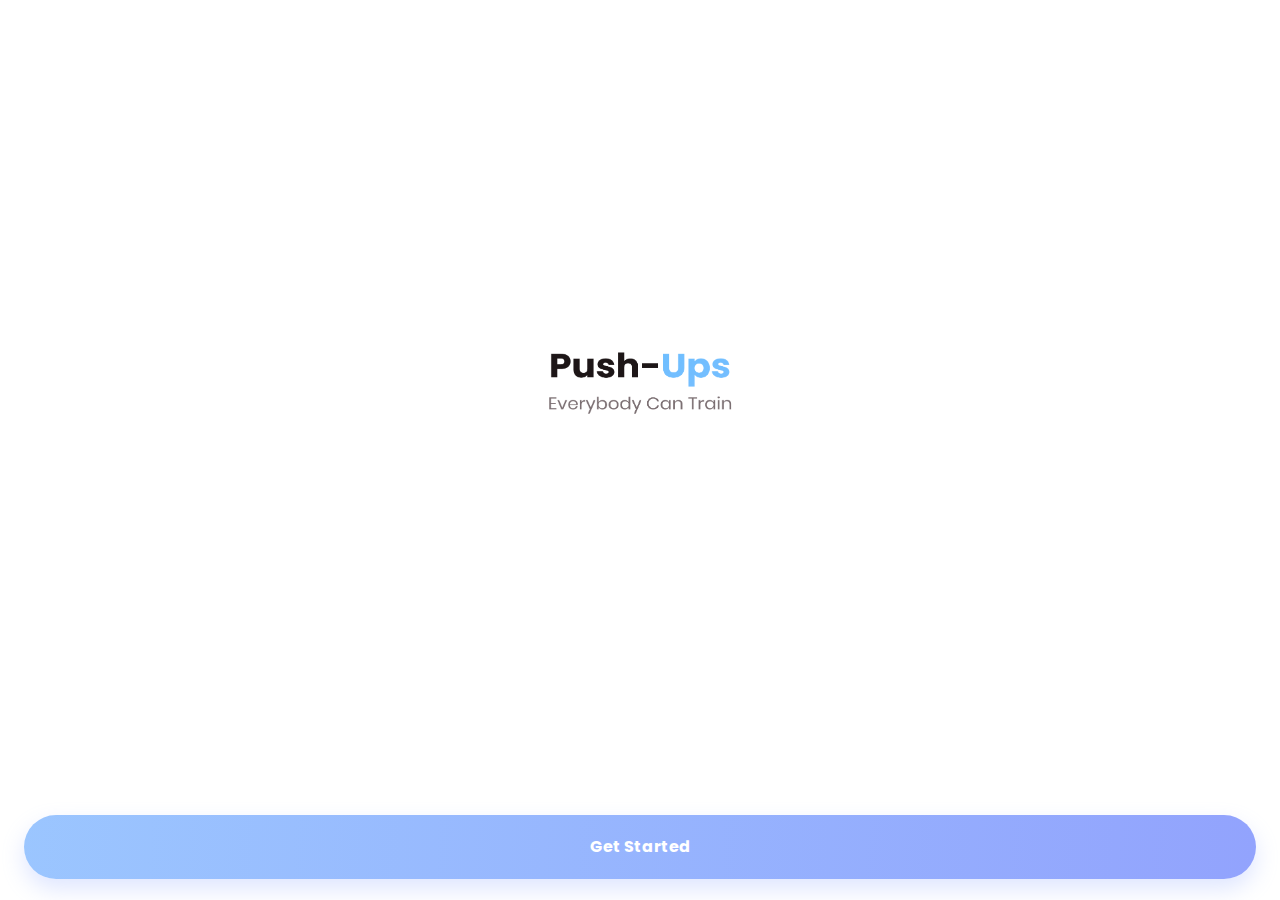
<file: index.html>
<!DOCTYPE html>
<html lang="en">
<head>
    <meta charset="UTF-8">
    <meta http-equiv="X-UA-Compatible" content="IE=edge">
    <meta name="viewport" content="width=device-width, initial-scale=1.0">
    <meta http-equiv="Permissions-Policy" content="interest-cohort=()">

            <!-- Meta tag which block scale -->
    <meta name="viewport" content="width=device-width, height=device-height, initial-scale=1.0, user-scalable=no, maximum-scale=1.0">


    <link rel="stylesheet" href="css/style-reset.css">
    <link rel="stylesheet" href="css/style-min.css">

    <link rel="shortcut icon" href="img/header-ico.png" type="image/x-icon">

    <link rel="preconnect" href="https://fonts.googleapis.com">
    <link rel="preconnect" href="https://fonts.gstatic.com" crossorigin>
    <link href="https://fonts.googleapis.com/css2?family=Poppins:wght@200;300;400;500;600;700;800;900&display=swap" rel="stylesheet">

    <!-- Ukrainian Font -->
    <link rel="preconnect" href="https://fonts.googleapis.com">
    <link rel="preconnect" href="https://fonts.gstatic.com" crossorigin>
    <link href="https://fonts.googleapis.com/css2?family=Roboto+Mono:wght@100;200;300;400;500;600;700&display=swap" rel="stylesheet">

    <title>Push Up</title>
</head>
<body>
    <header class="header">
        <div class="titles">
            <h6 class="sub-title lng-sub-title">
                Welcome Back
            </h6>
            <h1 class="header-title lng-title">
                Push-Ups
            </h1>
        </div>
        <div class="icon">
        </div>
    </header>

    <main class="main">
        <div class="container">
            <div class="today-stat">
                <h3 class="today-stat-title lng-stat-title">
                    Today
                </h3>
                <div class="stat">
                    <div class="repeats-block">
                        <span class="lng-repeatsTop">Repeats</span>
                        <p class="repeat">23</p>
                    </div>
                    <div class="approach-block">
                        <span class="lng-approach">Approach</span>
                        <p class="approach">
                            1
                        </p>
                    </div>
                    <div class="average-block">
                        <span class="lng-average">Average</span>
                        <p class="average">
                            1/ap
                        </p>
                    </div>
                </div>
            </div>

            <div class="daily">

                <img src="img/Home/daily-img.png" alt="daily-img" class="daily-img">
                <div class="daily-info">
                    <h3 class="daily-title lng-daily">
                        Daily Goal
                    </h3>
                    <div class="progress">
                        <div class="done">
                            <span class="percent">
                                23%
                            </span>
                        </div>
                    </div>
                </div>
                <a href="today-approaches.html" class="main-link-to-edit"><img src="img/Home/link-to-edit.png" alt="img" class="main-link-to-edit-img"></img></a>      
            </div>

            <div class="activity-title lng-activity">
                Activity Progress
            </div>
            <div class="activity">
                <div class="activity-blocks">
                    <!-- Js print -->
                </div>
            </div>
        </div>
                    <!-- MODAL -->
        <div class="modal-bg">
            <div class="modal">
                <img src="img/modal-icon.png" alt="ico" class="modal-icon">
                <h3 class="modal-title lng-modalTitle">New approach</h3>
                    <!-- Select -->
                
                <details class="custom-select">
                    <summary class="radios">
                        <input type="radio" name="item" id="item1" title="1" onclick="item(1)" checked>

                        <input type="radio" name="item" id="item2" title="2" onclick="item(2)">
                        
                        <input type="radio" name="item" id="item3" title="3" onclick="item(3)">

                        <input type="radio" name="item" id="item4" title="4" onclick="item(4)">

                        <input type="radio" name="item" id="item5" title="5" onclick="item(5)">

                        <input type="radio" name="item" id="item6" title="6" onclick="item(6)">

                        <input type="radio" name="item" id="item7" title="7" onclick="item(7)">

                        <input type="radio" name="item" id="item8" title="8" onclick="item(8)">

                        <input type="radio" name="item" id="item9" title="9" onclick="item(9)">

                        <input type="radio" name="item" id="item10" title="10" onclick="item(10)">

                        <input type="radio" name="item" id="item11" title="11" onclick="item(11)">

                        <input type="radio" name="item" id="item12" title="12" onclick="item(12)">

                        <input type="radio" name="item" id="item13" title="13" onclick="item(13)">

                        <input type="radio" name="item" id="item14" title="14" onclick="item(14)">

                        <input type="radio" name="item" id="item15" title="15" onclick="item(15)">

                        <input type="radio" name="item" id="item16" title="16" onclick="item(16)">

                        <input type="radio" name="item" id="item17" title="17" onclick="item(17)">

                        <input type="radio" name="item" id="item18" title="18" onclick="item(18)">

                        <input type="radio" name="item" id="item19" title="19" onclick="item(19)">

                        <input type="radio" name="item" id="item20" title="20" onclick="item(20)">

                        <input type="radio" name="item" id="item21" title="21" onclick="item(21)">

                        <input type="radio" name="item" id="item22" title="22" onclick="item(22)">

                        <input type="radio" name="item" id="item23" title="23" onclick="item(23)">

                        <input type="radio" name="item" id="item24" title="24" onclick="item(24)">

                        <input type="radio" name="item" id="item25" title="25" onclick="item(25)">

                        <input type="radio" name="item" id="item26" title="26" onclick="item(26)">

                        <input type="radio" name="item" id="item27" title="27" onclick="item(27)">

                        <input type="radio" name="item" id="item28" title="28" onclick="item(28)">

                        <input type="radio" name="item" id="item29" title="29" onclick="item(29)">

                        <input type="radio" name="item" id="item30" title="30" onclick="item(30)">

                        <input type="radio" name="item" id="item31" title="31" onclick="item(31)">

                        <input type="radio" name="item" id="item32" title="32" onclick="item(32)">

                        <input type="radio" name="item" id="item33" title="33" onclick="item(33)">

                        <input type="radio" name="item" id="item34" title="34" onclick="item(34)">

                        <input type="radio" name="item" id="item35" title="35" onclick="item(35)">

                        <input type="radio" name="item" id="item36" title="36" onclick="item(36)">

                        <input type="radio" name="item" id="item37" title="37" onclick="item(37)">

                        <input type="radio" name="item" id="item38" title="38" onclick="item(38)">

                        <input type="radio" name="item" id="item39" title="39" onclick="item(39)">

                        <input type="radio" name="item" id="item40" title="40" onclick="item(40)">
                        
                    </summary>
                    <ul class="list">
                        <li>
                            <label for="item1">
                                1
                                <span></span>
                            </label>
                        </li>
                        <li>
                            <label for="item2">2</label>
                        </li>
                        <li>
                            <label for="item3">3</label>
                        </li>
                        <li>
                            <label for="item4">4</label>
                        </li>
                        <li>
                            <label for="item5">5</label>
                        </li>
                        <li>
                            <label for="item6">6</label>
                        </li>
                        <li>
                            <label for="item7">7</label>
                        </li>
                        <li>
                            <label for="item8">8</label>
                        </li>
                        <li>
                            <label for="item9">9</label>
                        </li>
                        <li>
                            <label for="item10">10</label>
                        </li>
                        <li>
                            <label for="item11">11</label>
                        </li>
                        <li>
                            <label for="item12">12</label>
                        </li>
                        <li>
                            <label for="item13">13</label>
                        </li>
                        <li>
                            <label for="item14">14</label>
                        </li>
                        <li>
                            <label for="item15">15</label>
                        </li>
                        <li>
                            <label for="item16">16</label>
                        </li>
                        <li>
                            <label for="item17">17</label>
                        </li>
                        <li>
                            <label for="item18">18</label>
                        </li>
                        <li>
                            <label for="item19">19</label>
                        </li>
                        <li>
                            <label for="item20">20</label>
                        </li>
                        <li>
                            <label for="item21">21</label>
                        </li>
                        <li>
                            <label for="item22">22</label>
                        </li>
                        <li>
                            <label for="item23">23</label>
                        </li>
                        <li>
                            <label for="item24">24</label>
                        </li>
                        <li>
                            <label for="item25">25</label>
                        </li>
                        <li>
                            <label for="item26">26</label>
                        </li>
                        <li>
                            <label for="item27">27</label>
                        </li>
                        <li>
                            <label for="item28">28</label>
                        </li>
                        <li>
                            <label for="item29">29</label>
                        </li>
                        <li>
                            <label for="item30">30</label>
                        </li>
                        <li>
                            <label for="item31">31</label>
                        </li>
                        <li>
                            <label for="item32">32</label>
                        </li>
                        <li>
                            <label for="item33">33</label>
                        </li>
                        <li>
                            <label for="item34">34</label>
                        </li>
                        <li>
                            <label for="item35">35</label>
                        </li>
                        <li>
                            <label for="item36">36</label>
                        </li>
                        <li>
                            <label for="item37">37</label>
                        </li>
                        <li>
                            <label for="item38">38</label>
                        </li>
                        <li>
                            <label for="item39">39</label>
                        </li>
                        <li>
                            <label for="item40">40</label>
                        </li>
                    </ul>
                </details>

                <div class="agree">
                    <img src="img/agree-icon.png" alt="agree" class="agree-icon" onclick="save_data()">
                </div>
            </div>
        </div>
    </main>
    <div class="navbar">
       <div class="left-nav">
            <a href="index.html" class="home-link">
                <img src="img/Navbar/home-activ.png" alt="home" class="home-ico">
            </a>
            <a href="statistic.html" class="stat-link"><img src="img/Navbar/statistic-ico.png" alt="stat" class="stat-ico"></a>
       </div>
        <div class="add" onclick="open_modal()">
            <img src="img/+.png" alt="plus" class="plus">
        </div>
        <div class="right-nav">
            <a href="edit.html" class="edit-link">
                <img src="img/Navbar/edit-ico.png" alt="edit" class="edit-ico">
            </a>
            <a href="profile.html" class="profile-link">
                <img src="img/Navbar/profile-ico.png" alt="profile" class="profile-ico">
            </a>
        </div>
    </div>

    <script src="script/localisation.js"></script>
    <script src="script/home-min.js"></script>
    <script src="script/modal-min.js"></script>
</body>
</html>
</file>
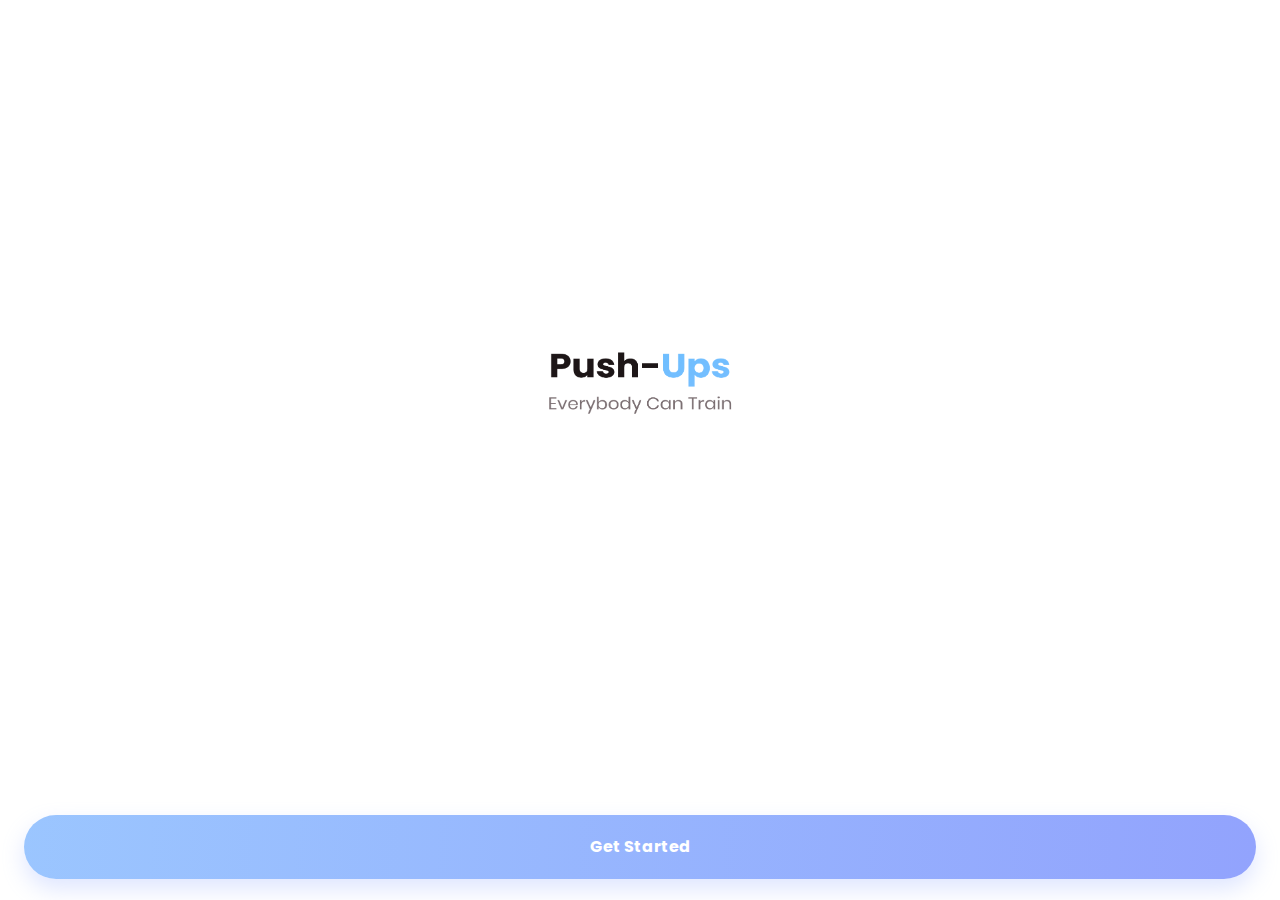
<file: edit.html>
<!DOCTYPE html>
<html lang="en">
<head>
    <meta charset="UTF-8">
    <meta http-equiv="X-UA-Compatible" content="IE=edge">
    <meta name="viewport" content="width=device-width, initial-scale=1.0">
    <link rel="stylesheet" href="css/style-reset.css">
    <link rel="stylesheet" href="css/edit-min.css">


     <!-- Meta tag which block scale -->
     <meta name="viewport" content="width=device-width, height=device-height, initial-scale=1.0, user-scalable=no, maximum-scale=1.0">
     
    <link rel="shortcut icon" href="img/header-ico.png" type="image/x-icon">

    <link rel="preconnect" href="https://fonts.googleapis.com">
    <link rel="preconnect" href="https://fonts.gstatic.com" crossorigin>
    <link href="https://fonts.googleapis.com/css2?family=Poppins:wght@200;300;400;500;600;700;800;900&display=swap" rel="stylesheet">

    <!-- Ukrainian Font -->
    <link rel="preconnect" href="https://fonts.googleapis.com">
    <link rel="preconnect" href="https://fonts.gstatic.com" crossorigin>
    <link href="https://fonts.googleapis.com/css2?family=Roboto+Mono:wght@100;200;300;400;500;600;700&display=swap" rel="stylesheet">

    <title>Push Up</title>
</head>
<body>
    <header class="header">
        <div class="titles">
            <h6 class="sub-title">
                History of
            </h6>
            <h1 class="header-title">
                Activity
            </h1>
        </div>
        <div class="icon">
        </div>
    </header>
    <main class="main">
        <div class="container">
            <div class="blocks">
                <!-- Js print -->
            </div>
        </div>

                    <!-- MODAL -->
        <div class="modal-bg">
            <div class="modal">
                <img src="img/modal-icon.png" alt="ico" class="modal-icon">
                <h3 class="modal-title lng-modalTitle">New approach</h3>
                    <!-- Select -->
                
                <details class="custom-select">
                    <summary class="radios">

                        <input type="radio" name="item" id="item1" title="1" onclick="item(1)" checked>

                        <input type="radio" name="item" id="item2" title="2" onclick="item(2)">
                        
                        <input type="radio" name="item" id="item3" title="3" onclick="item(3)">

                        <input type="radio" name="item" id="item4" title="4" onclick="item(4)">

                        <input type="radio" name="item" id="item5" title="5" onclick="item(5)">

                        <input type="radio" name="item" id="item6" title="6" onclick="item(6)">

                        <input type="radio" name="item" id="item7" title="7" onclick="item(7)">

                        <input type="radio" name="item" id="item8" title="8" onclick="item(8)">

                        <input type="radio" name="item" id="item9" title="9" onclick="item(9)">

                        <input type="radio" name="item" id="item10" title="10" onclick="item(10)">

                        <input type="radio" name="item" id="item11" title="11" onclick="item(11)">

                        <input type="radio" name="item" id="item12" title="12" onclick="item(12)">

                        <input type="radio" name="item" id="item13" title="13" onclick="item(13)">

                        <input type="radio" name="item" id="item14" title="14" onclick="item(14)">

                        <input type="radio" name="item" id="item15" title="15" onclick="item(15)">

                        <input type="radio" name="item" id="item16" title="16" onclick="item(16)">

                        <input type="radio" name="item" id="item17" title="17" onclick="item(17)">

                        <input type="radio" name="item" id="item18" title="18" onclick="item(18)">

                        <input type="radio" name="item" id="item19" title="19" onclick="item(19)">

                        <input type="radio" name="item" id="item20" title="20" onclick="item(20)">

                        <input type="radio" name="item" id="item21" title="21" onclick="item(21)">

                        <input type="radio" name="item" id="item22" title="22" onclick="item(22)">

                        <input type="radio" name="item" id="item23" title="23" onclick="item(23)">

                        <input type="radio" name="item" id="item24" title="24" onclick="item(24)">

                        <input type="radio" name="item" id="item25" title="25" onclick="item(25)">

                        <input type="radio" name="item" id="item26" title="26" onclick="item(26)">

                        <input type="radio" name="item" id="item27" title="27" onclick="item(27)">

                        <input type="radio" name="item" id="item28" title="28" onclick="item(28)">

                        <input type="radio" name="item" id="item29" title="29" onclick="item(29)">

                        <input type="radio" name="item" id="item30" title="30" onclick="item(30)">

                        <input type="radio" name="item" id="item31" title="31" onclick="item(31)">

                        <input type="radio" name="item" id="item32" title="32" onclick="item(32)">

                        <input type="radio" name="item" id="item33" title="33" onclick="item(33)">

                        <input type="radio" name="item" id="item34" title="34" onclick="item(34)">

                        <input type="radio" name="item" id="item35" title="35" onclick="item(35)">

                        <input type="radio" name="item" id="item36" title="36" onclick="item(36)">

                        <input type="radio" name="item" id="item37" title="37" onclick="item(37)">

                        <input type="radio" name="item" id="item38" title="38" onclick="item(38)">

                        <input type="radio" name="item" id="item39" title="39" onclick="item(39)">

                        <input type="radio" name="item" id="item40" title="40" onclick="item(40)">
                        
                    </summary>
                    <ul class="list">
                        <li>
                            <label for="item1">
                                1
                                <span></span>
                            </label>
                        </li>
                        <li>
                            <label for="item2">2</label>
                        </li>
                        <li>
                            <label for="item3">3</label>
                        </li>
                        <li>
                            <label for="item4">4</label>
                        </li>
                        <li>
                            <label for="item5">5</label>
                        </li>
                        <li>
                            <label for="item6">6</label>
                        </li>
                        <li>
                            <label for="item7">7</label>
                        </li>
                        <li>
                            <label for="item8">8</label>
                        </li>
                        <li>
                            <label for="item9">9</label>
                        </li>
                        <li>
                            <label for="item10">10</label>
                        </li>
                        <li>
                            <label for="item11">11</label>
                        </li>
                        <li>
                            <label for="item12">12</label>
                        </li>
                        <li>
                            <label for="item13">13</label>
                        </li>
                        <li>
                            <label for="item14">14</label>
                        </li>
                        <li>
                            <label for="item15">15</label>
                        </li>
                        <li>
                            <label for="item16">16</label>
                        </li>
                        <li>
                            <label for="item17">17</label>
                        </li>
                        <li>
                            <label for="item18">18</label>
                        </li>
                        <li>
                            <label for="item19">19</label>
                        </li>
                        <li>
                            <label for="item20">20</label>
                        </li>
                        <li>
                            <label for="item21">21</label>
                        </li>
                        <li>
                            <label for="item22">22</label>
                        </li>
                        <li>
                            <label for="item23">23</label>
                        </li>
                        <li>
                            <label for="item24">24</label>
                        </li>
                        <li>
                            <label for="item25">25</label>
                        </li>
                        <li>
                            <label for="item26">26</label>
                        </li>
                        <li>
                            <label for="item27">27</label>
                        </li>
                        <li>
                            <label for="item28">28</label>
                        </li>
                        <li>
                            <label for="item29">29</label>
                        </li>
                        <li>
                            <label for="item30">30</label>
                        </li>
                        <li>
                            <label for="item31">31</label>
                        </li>
                        <li>
                            <label for="item32">32</label>
                        </li>
                        <li>
                            <label for="item33">33</label>
                        </li>
                        <li>
                            <label for="item34">34</label>
                        </li>
                        <li>
                            <label for="item35">35</label>
                        </li>
                        <li>
                            <label for="item36">36</label>
                        </li>
                        <li>
                            <label for="item37">37</label>
                        </li>
                        <li>
                            <label for="item38">38</label>
                        </li>
                        <li>
                            <label for="item39">39</label>
                        </li>
                        <li>
                            <label for="item40">40</label>
                        </li>
                    </ul>
                </details>

                <div class="agree">
                    <img src="img/agree-icon.png" alt="agree" class="agree-icon" onclick="save_data()">
                </div>
            </div>
        </div>
    </main>

    <div class="navbar">
        <div class="left-nav">
            <a href="index.html" class="home-link"><img src="img/Navbar/home-ico.png" alt="home" class="home-ico"></a>
            <a href="statistic.html" class="stat-link"><img src="img/Navbar/statistic-ico.png" alt="stat"   class="stat-ico"></a>
        </div>
        <div class="add" onclick="open_modal()">
            <img src="img/+.png" alt="plus" class="plus">
        </div>
        <div class="right-nav">
            <a href="edit.html" class="edit-link">
                <img src="img/Navbar/edit-activ.png" alt="edit" class="edit-ico">
            </a>
            <a href="profile.html" class="profile-link">
                <img src="img/Navbar/profile-ico.png" alt="profile" class="profile-ico">
            </a>
        </div>
    </div>

    <script src="script/jquery-3.6.3.min.js"></script>
    <script src="script/localisation.js"></script>
    <script src="script/edit-min.js"></script>
    <script src="script/modal-min.js"></script>
   
</body>
</html>
</file>
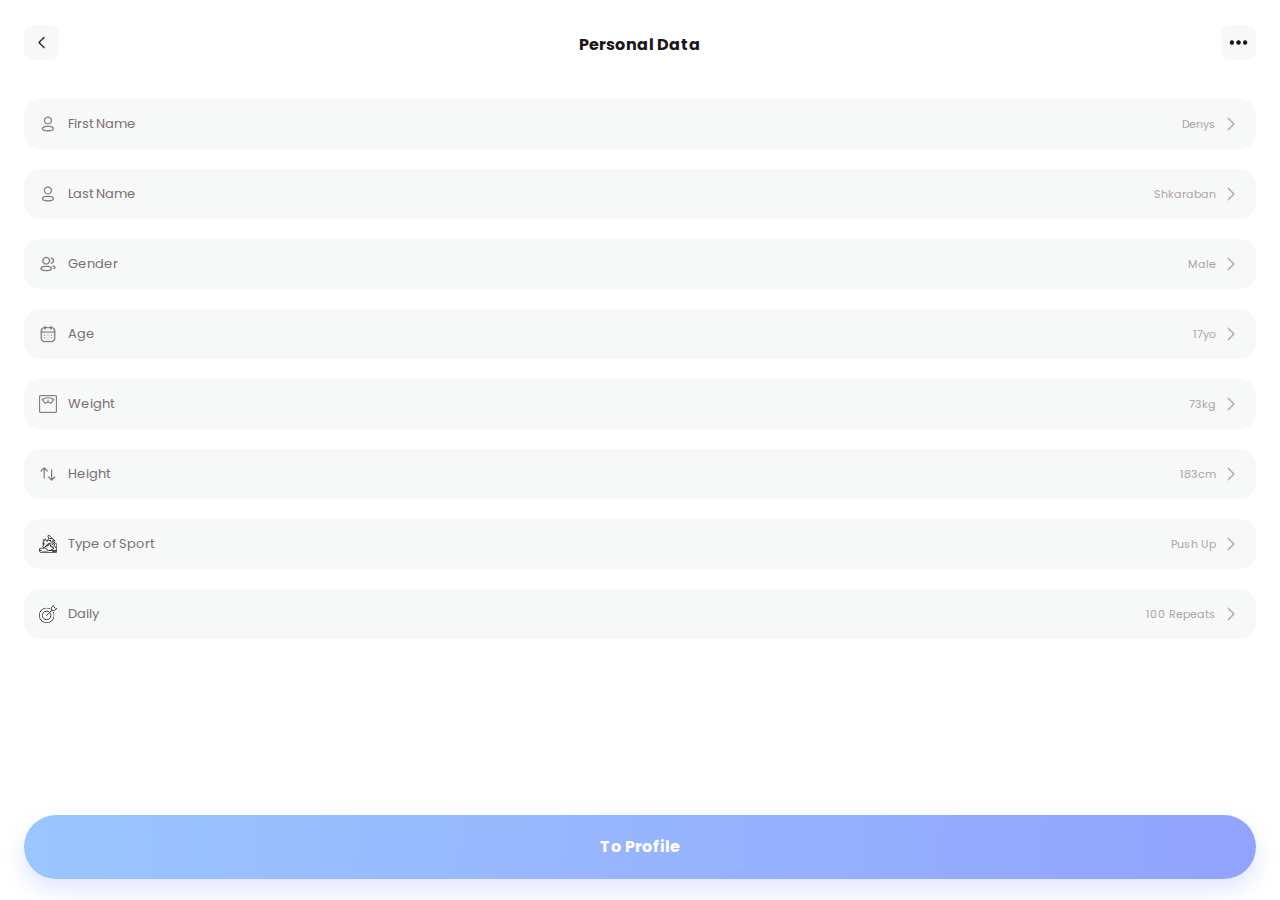
<file: personal-data.html>
<!DOCTYPE html>
<html lang="en">
<head>
    <meta charset="UTF-8">
    <meta http-equiv="X-UA-Compatible" content="IE=edge">
    <meta name="viewport" content="width=device-width, initial-scale=1.0">
    <link rel="stylesheet" href="css/style-reset.css">
    <link rel="stylesheet" href="css/personal-data-min.css">

        <!-- Meta tag which block scale -->
    <meta name="viewport" content="width=device-width, height=device-height, initial-scale=1.0, user-scalable=no, maximum-scale=1.0">

    <link rel="shortcut icon" href="img/header-ico.png" type="image/x-icon">

    <link rel="preconnect" href="https://fonts.googleapis.com">
    <link rel="preconnect" href="https://fonts.gstatic.com" crossorigin>
    <link href="https://fonts.googleapis.com/css2?family=Poppins:wght@200;300;400;500;600;700;800;900&display=swap" rel="stylesheet">

    <title>Push Up</title>
</head>
<body>
    <div class="container">
        <header class="header">
            <img src="img/today-approaches/back.png" alt="back" class="back" onclick="goBack()">
            <h3 class="title lng-title">
                Personal Data
            </h3>
            <img src="img/today-approaches/dots.png" alt="dots" class="dots">
        </header>
        <main class="main">
            <div class="block firstName" onclick="edit('firstName')">
                <div class="left">
                    <img src="img/Start/profile.png" alt="firstName" class="img">
                    <p class="placeholder placeholder_firstName lng-first">First Name</p>
                </div>    
                <div class="right">
                    <p class="FirstName-data">Denys</p>
                    <img src="img/Start/arrow.png" alt="arrow" class="arrow">
                </div>
            </div>

            <div class="block lastName" onclick="edit('lastName')">
                <div class="left">
                    <img src="img/Start/profile.png" alt="lastName" class="img">
                    <p class="placeholder placeholder_lastName lng-last">Last Name</p>
                </div>    
                <div class="right">
                    <p class="LastName-data">Shkaraban</p>
                    <img src="img/Start/arrow.png" alt="arrow" class="arrow">
                </div>
            </div>

            <div class="block gender" onclick="edit('gender')">
                <div class="left">
                    <img src="img/Start/gender.png" alt="Gender" class="img">
                    <p class="placeholder placeholder_lastName lng-gender">Gender</p>
                </div>    
                <div class="right">
                    <p class="gender-data">Male</p>
                    <img src="img/Start/arrow.png" alt="arrow" class="arrow">
                </div>
            </div>

            <div class="block age" onclick="edit('age')">
                <div class="left">
                    <img src="img/personal-data/age.png" alt="age" class="img">
                    <p class="placeholder placeholder_age lng-age">Age</p>
                </div>    
                <div class="right">
                    <p class="age-data">17yo</p>
                    <img src="img/Start/arrow.png" alt="arrow" class="arrow">
                </div>
            </div>

            <div class="block weight" onclick="edit('weight')">
                <div class="left">
                    <img src="img/personal-data/weight.png" alt="weight" class="img">
                    <p class="placeholder placeholder_weight lng-weight">Weight</p>
                </div>    
                <div class="right">
                    <p class="weight-data">73kg</p>
                    <img src="img/Start/arrow.png" alt="arrow" class="arrow">
                </div>
            </div>

            <div class="block height" onclick="edit('height')">
                <div class="left">
                    <img src="img/personal-data/height.png" alt="height" class="img">
                    <p class="placeholder placeholder_height lng-height">Height</p>
                </div>    
                <div class="right">
                    <p class="height-data">183cm</p>
                    <img src="img/Start/arrow.png" alt="arrow" class="arrow">
                </div>
            </div>

            <div class="block sport" onclick="edit('sport')">
                <div class="left">
                    <img src="img/personal-data/sport.png" alt="sport" class="img">
                    <p class="placeholder placeholder_sport lng-sport">Type of Sport</p>
                </div>    
                <div class="right">
                    <p class="type-data">Push Up</p>
                    <img src="img/Start/arrow.png" alt="arrow" class="arrow">
                </div>
            </div>

            <div class="block daily" onclick="edit('daily')">
                <div class="left">
                    <img src="img/personal-data/daily.png" alt="daily" class="img">
                    <p class="placeholder placeholder_daily lng-daily">Daily</p>
                </div>    
                <div class="right">
                    <p class="repeats">100 Repeats</p>
                    <img src="img/Start/arrow.png" alt="arrow" class="arrow">
                </div>
            </div>
            
        </main>
    </div>
    <footer class="footer">
        <div class="btn lng-toProfile" onclick="toProfile()">
            To Profile
        </div>
    </footer>

    
    <script src="script/jquery-3.6.3.min.js"></script>
    <script src="script/localisation.js"></script>
    <script src="script/personal-data-min.js"></script>
</body>
</html>
</file>
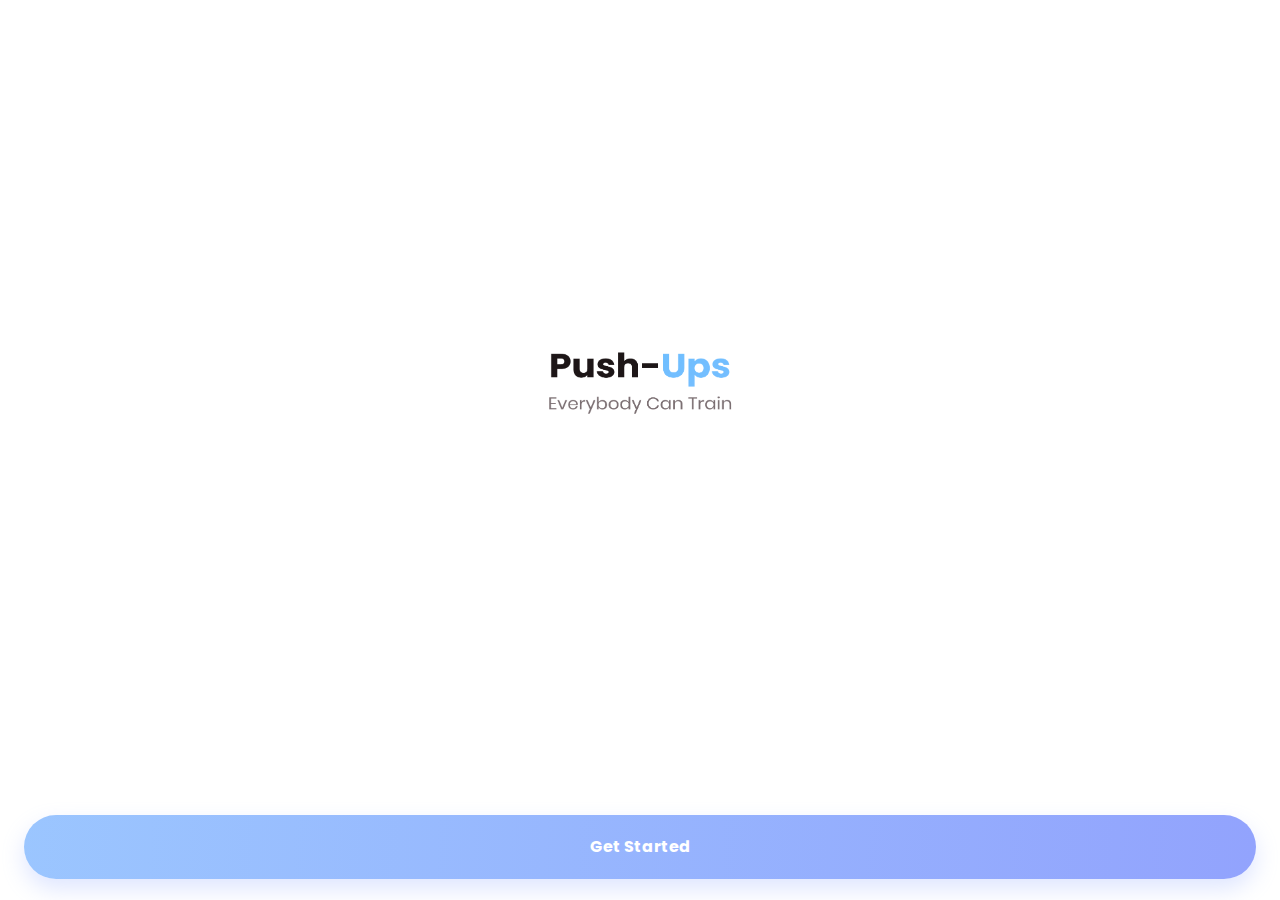
<file: profile.html>
<!DOCTYPE html>
<html lang="en">
<head>
    <meta charset="UTF-8">
    <meta http-equiv="X-UA-Compatible" content="IE=edge">
    <meta name="viewport" content="width=device-width, initial-scale=1.0">
    <link rel="stylesheet" href="css/style-reset.css">
    <link rel="stylesheet" href="css/profile-min.css">

     <!-- Meta tag which block scale -->
     <meta name="viewport" content="width=device-width, height=device-height, initial-scale=1.0, user-scalable=no, maximum-scale=1.0">

    <link rel="shortcut icon" href="img/header-ico.png" type="image/x-icon">

    <link rel="preconnect" href="https://fonts.googleapis.com">
    <link rel="preconnect" href="https://fonts.gstatic.com" crossorigin>
    <link href="https://fonts.googleapis.com/css2?family=Poppins:wght@200;300;400;500;600;700;800;900&display=swap" rel="stylesheet">


    <!-- Open link in Instagram -->
    <intent-filter>
        <action android:name="android.intent.action.VIEW" />
        <category android:name="android.intent.category.DEFAULT" />
        <category android:name="android.intent.category.BROWSABLE" />            
        <data android:scheme="http"/>
        <data android:scheme="https"/>
        <data android:host="www.instagram.com"/>
      </intent-filter>

    <title>Push Up</title>
</head>
<body>
    <div class="container">
        <header class="header">
            <div class="menu">
                <img src="img/today-approaches/back.png" alt="back" class="back" onclick="goBack()">
                <h3 class="title lng-title">
                    Profile
                </h3>
                <img src="img/today-approaches/dots.png" alt="dots" class="dots" onclick="delete_db()">
            </div>
        </header>
    
        
        <main class="main">
            <div class="profile">
                <div class="top">
                    <div class="name-ico">
                        <img src="img/profile/avatar-boy.png" alt="avatar" class="avatar">
                        <div class="text">
                            <div class="name">Stefani Wong</div>
                            <p class="lng-motivation">You can it</p>
                        </div>
                    </div>
                    <a href="personal-data.html" class="edit-data lng-edit">Edit</a>
                </div>
                <div class="bottom">
                    <div class="block">
                        <p class="height">180cm</p>
                        <span class="lng-height">
                            Height
                        </span>
                    </div>
                    <div class="block">
                        <p class="weight">65kg</p>
                        <span class="lng-weight">
                            Weight
                        </span>
                    </div>
                    <div class="block">
                        <p class="age">22yo</p>
                        <span class="lng-age">
                            Age
                        </span>
                    </div>
                </div>
            </div>

            <div class="data-card">
                <div class="section">
                    <h3 class="card-title lng-cardTitle">
                        Account
                    </h3>
                    <div class="links">

                        <a href="personal-data.html" class="link">
                            <div class="left">
                                <img src="img/profile/profile.png" alt="Personal data" class="link-img">
                                <p class="lng-personalData">Personal Data</p>
                            </div>
                            <img src="img/profile/arr.png" alt="arrow" class="arrow">
                        </a>

                        <a href="statistic.html" class="link">
                            <div class="left">
                                <img src="img/profile/achievement.png" alt="Achievement" class="link-img">
                                <p class="lng-achiev">Achievement</p>
                            </div>
                            <img src="img/profile/arr.png" alt="arrow" class="arrow">
                        </a>

                        <a href="edit.html" class="link">
                            <div class="left">
                                <img src="img/profile/activity.png" alt="Personal data" class="link-img">
                                <p class="lng-history">
                                    Activity History
                                </p>
                            </div>
                            <img src="img/profile/arr.png" alt="arrow" class="arrow">
                        </a>

                        <a href="index.html" class="link">
                            <div class="left">
                                <img src="img/profile/workout.png" alt="Personal data" class="link-img">
                                <p class="lng-progress">
                                    Workout Progress
                                </p>
                            </div>
                            <img src="img/profile/arr.png" alt="arrow" class="arrow">
                        </a>

                    </div>
                </div>
                <div class="section">
                    <h3 class="card-title lng-cardTitle2">
                        Other
                    </h3>
                    <div class="links">
                        <a href="https://www.instagram.com/s.den4ik.h/" class="link">
                            <div class="left">
                                <img src="img/profile/contact.png" alt="contact"  class="link-img">
                                <p class="lng-contact">Contact Us</p>
                            </div>
                            <img src="img/profile/arr.png"  alt="arrow" class="arrow">
                        </a>

                        <a href="settings.html" class="link">
                            <div class="left">
                                <img src="img/profile/setting.png" alt="setting"  class="link-img">
                                <p class="lng-settings">
                                    Settings
                                </p>
                            </div>
                            <img src="img/profile/arr.png"  alt="arrow" class="arrow">
                        </a>

                    </div>
                </div>
            </div>
        </main>
    </div>
                                <!-- MODAL -->
        <div class="modal-bg">
            <div class="modal">
                <img src="img/modal-icon.png" alt="ico" class="modal-icon">
                <h3 class="modal-title lng-modalTitle">New approach</h3>
                    <!-- Select -->
                
                <details class="custom-select">
                    <summary class="radios">
                        <input type="radio" name="item" id="item1" title="1" onclick="item(1)" checked>

                        <input type="radio" name="item" id="item2" title="2" onclick="item(2)">
                        
                        <input type="radio" name="item" id="item3" title="3" onclick="item(3)">

                        <input type="radio" name="item" id="item4" title="4" onclick="item(4)">

                        <input type="radio" name="item" id="item5" title="5" onclick="item(5)">

                        <input type="radio" name="item" id="item6" title="6" onclick="item(6)">

                        <input type="radio" name="item" id="item7" title="7" onclick="item(7)">

                        <input type="radio" name="item" id="item8" title="8" onclick="item(8)">

                        <input type="radio" name="item" id="item9" title="9" onclick="item(9)">

                        <input type="radio" name="item" id="item10" title="10" onclick="item(10)">

                        <input type="radio" name="item" id="item11" title="11" onclick="item(11)">

                        <input type="radio" name="item" id="item12" title="12" onclick="item(12)">

                        <input type="radio" name="item" id="item13" title="13" onclick="item(13)">

                        <input type="radio" name="item" id="item14" title="14" onclick="item(14)">

                        <input type="radio" name="item" id="item15" title="15" onclick="item(15)">

                        <input type="radio" name="item" id="item16" title="16" onclick="item(16)">

                        <input type="radio" name="item" id="item17" title="17" onclick="item(17)">

                        <input type="radio" name="item" id="item18" title="18" onclick="item(18)">

                        <input type="radio" name="item" id="item19" title="19" onclick="item(19)">

                        <input type="radio" name="item" id="item20" title="20" onclick="item(20)">

                        <input type="radio" name="item" id="item21" title="21" onclick="item(21)">

                        <input type="radio" name="item" id="item22" title="22" onclick="item(22)">

                        <input type="radio" name="item" id="item23" title="23" onclick="item(23)">

                        <input type="radio" name="item" id="item24" title="24" onclick="item(24)">

                        <input type="radio" name="item" id="item25" title="25" onclick="item(25)">

                        <input type="radio" name="item" id="item26" title="26" onclick="item(26)">

                        <input type="radio" name="item" id="item27" title="27" onclick="item(27)">

                        <input type="radio" name="item" id="item28" title="28" onclick="item(28)">

                        <input type="radio" name="item" id="item29" title="29" onclick="item(29)">

                        <input type="radio" name="item" id="item30" title="30" onclick="item(30)">

                        <input type="radio" name="item" id="item31" title="31" onclick="item(31)">

                        <input type="radio" name="item" id="item32" title="32" onclick="item(32)">

                        <input type="radio" name="item" id="item33" title="33" onclick="item(33)">

                        <input type="radio" name="item" id="item34" title="34" onclick="item(34)">

                        <input type="radio" name="item" id="item35" title="35" onclick="item(35)">

                        <input type="radio" name="item" id="item36" title="36" onclick="item(36)">

                        <input type="radio" name="item" id="item37" title="37" onclick="item(37)">

                        <input type="radio" name="item" id="item38" title="38" onclick="item(38)">

                        <input type="radio" name="item" id="item39" title="39" onclick="item(39)">

                        <input type="radio" name="item" id="item40" title="40" onclick="item(40)">
                        
                    </summary>
                    <ul class="list">
                        <li>
                            <label for="item1">
                                1
                                <span></span>
                            </label>
                        </li>
                        <li>
                            <label for="item2">2</label>
                        </li>
                        <li>
                            <label for="item3">3</label>
                        </li>
                        <li>
                            <label for="item4">4</label>
                        </li>
                        <li>
                            <label for="item5">5</label>
                        </li>
                        <li>
                            <label for="item6">6</label>
                        </li>
                        <li>
                            <label for="item7">7</label>
                        </li>
                        <li>
                            <label for="item8">8</label>
                        </li>
                        <li>
                            <label for="item9">9</label>
                        </li>
                        <li>
                            <label for="item10">10</label>
                        </li>
                        <li>
                            <label for="item11">11</label>
                        </li>
                        <li>
                            <label for="item12">12</label>
                        </li>
                        <li>
                            <label for="item13">13</label>
                        </li>
                        <li>
                            <label for="item14">14</label>
                        </li>
                        <li>
                            <label for="item15">15</label>
                        </li>
                        <li>
                            <label for="item16">16</label>
                        </li>
                        <li>
                            <label for="item17">17</label>
                        </li>
                        <li>
                            <label for="item18">18</label>
                        </li>
                        <li>
                            <label for="item19">19</label>
                        </li>
                        <li>
                            <label for="item20">20</label>
                        </li>
                        <li>
                            <label for="item21">21</label>
                        </li>
                        <li>
                            <label for="item22">22</label>
                        </li>
                        <li>
                            <label for="item23">23</label>
                        </li>
                        <li>
                            <label for="item24">24</label>
                        </li>
                        <li>
                            <label for="item25">25</label>
                        </li>
                        <li>
                            <label for="item26">26</label>
                        </li>
                        <li>
                            <label for="item27">27</label>
                        </li>
                        <li>
                            <label for="item28">28</label>
                        </li>
                        <li>
                            <label for="item29">29</label>
                        </li>
                        <li>
                            <label for="item30">30</label>
                        </li>
                        <li>
                            <label for="item31">31</label>
                        </li>
                        <li>
                            <label for="item32">32</label>
                        </li>
                        <li>
                            <label for="item33">33</label>
                        </li>
                        <li>
                            <label for="item34">34</label>
                        </li>
                        <li>
                            <label for="item35">35</label>
                        </li>
                        <li>
                            <label for="item36">36</label>
                        </li>
                        <li>
                            <label for="item37">37</label>
                        </li>
                        <li>
                            <label for="item38">38</label>
                        </li>
                        <li>
                            <label for="item39">39</label>
                        </li>
                        <li>
                            <label for="item40">40</label>
                        </li>
                    </ul>
                </details>

                <div class="agree">
                    <img src="img/agree-icon.png" alt="agree" class="agree-icon" onclick="save_data()">
                </div>
            </div>
        </div>

        <div class="navbar">
            <div class="left-nav">
                <a href="index.html" class="home-link">
                    <img src="img/Navbar/home-ico.png" alt="home" class="home-ico">
                </a>
                <a href="statistic.html" class="stat-link"><img src="img/Navbar/statistic-ico.png" alt="stat" class="stat-ico"></a>
            </div>
            <div class="add" onclick="open_modal()">
                <img src="img/+.png" alt="plus" class="plus">
            </div>
            <div class="right-nav">
                <a href="edit.html" class="edit-link">
                    <img src="img/Navbar/edit-ico.png" alt="edit" class="edit-ico">
                </a>
                <a href="#!" class="profile-link">
                    <img src="img/Navbar/profile-activ.png" alt="profile" class="profile-ico">
                </a>
            </div>
        </div>
    
        <script src="script/localisation.js"></script>
        <script src="script/modal-min.js"></script>
        <script src="script/profile-min.js"></script>
          
</body>
</html>
</file>
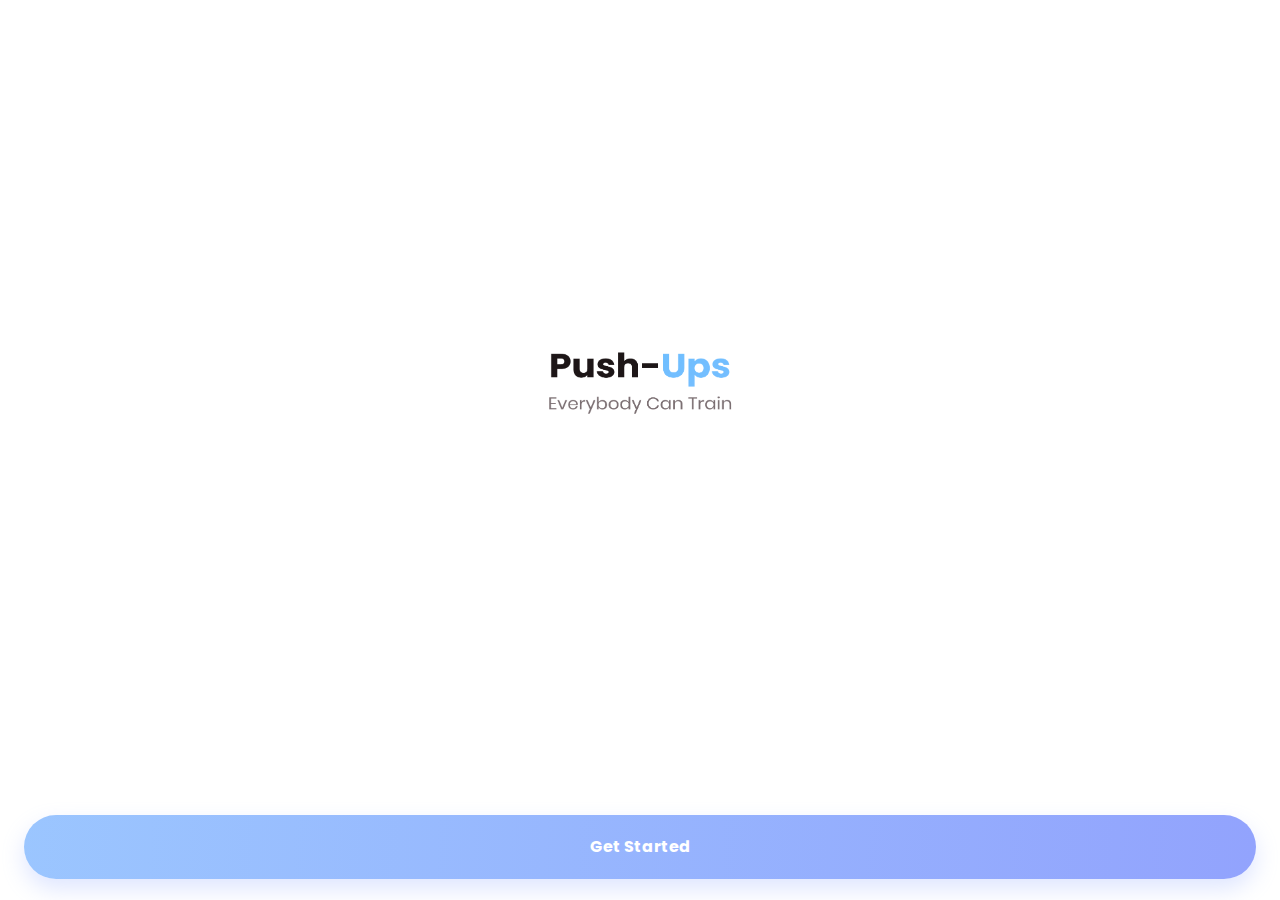
<file: settings.html>
<!DOCTYPE html>
<html lang="en">
<head>
    <meta charset="UTF-8">
    <meta http-equiv="X-UA-Compatible" content="IE=edge">
    <meta name="viewport" content="width=device-width, initial-scale=1.0">
    <link rel="stylesheet" href="css/style-reset.css">
    <link rel="stylesheet" href="css/settings-min.css">

        <!-- Meta tag which block scale -->
     <meta name="viewport" content="width=device-width, height=device-height, initial-scale=1.0, user-scalable=no, maximum-scale=1.0">  

    <link rel="shortcut icon" href="img/header-ico.png" type="image/x-icon">

    <link rel="preconnect" href="https://fonts.googleapis.com">
    <link rel="preconnect" href="https://fonts.gstatic.com" crossorigin>
    <link href="https://fonts.googleapis.com/css2?family=Poppins:wght@200;300;400;500;600;700;800;900&display=swap" rel="stylesheet">

    <title>Push Up</title>
</head>
<body>
    <div class="container">
        <header class="header">
            <a href="profile.html"><img src="img/today-approaches/back.png" alt="back" class="back"></a>
            <h3 class="title lng-title">
                Settings
            </h3>
            <img src="img/today-approaches/dots.png" alt="dots" class="dots">
        </header>

        <main class="main">

            <div class="block language">
                <div class="context" onclick="open_dropMenu()">
                    <div class="left">
                        <img src="img/settings/lang.png" alt="language" class="img">

                        <p class="placeholder lng-lang">Language</p>
                    </div>    
                    <div class="right">
                        <p class="lang-data">English</p>
                        <img src="img/Start/arrow.png" alt="arrow" class="arrow">
                    </div>
                </div>
                <div class="drop-menu">
                    <div class="push" onclick="addInput('en')">English</div>
                    <hr>
                    <div class="squat" onclick="addInput('ua')">Ukrainian</div>
                </div>
            </div>

            <a href="personal-data.html" class="block edit-data">
                <div class="left">
                    <img src="img/settings/prof-edit.png" alt="profile" class="img">
                    <p class="placeholder lng-editData">Edit Personal Data</p>
                </div>    
                <img src="img/Start/arrow.png" alt="arrow" class="arrow">
            </a>

            <div class="block dell-stat" onclick="dell_stat()">
                <div class="left">
                    <img src="img/settings/stat-dell.png" alt="statistics" class="img">
                    <p class="placeholder lng-dellStat">Delete Statistics</p>
                </div>    
                <img src="img/Start/arrow.png" alt="arrow" class="arrow">
            </div>

            <div class="block dell-acc" onclick="dell_acc()">
                <div class="left">
                    <img src="img/settings/acc-dell.png" alt="profile" class="img">
                    <p class="placeholder lng-dellAcc">Delete Account</p>
                </div>    
                <img src="img/Start/arrow.png" alt="arrow" class="arrow">
            </div>
            
        </main>
    </div>
    <script src="script/jquery-3.6.3.min.js"></script>
    <script src="script/localisation.js"></script>
    <script src="script/settings-min.js"></script>
</body>
</html>
</file>
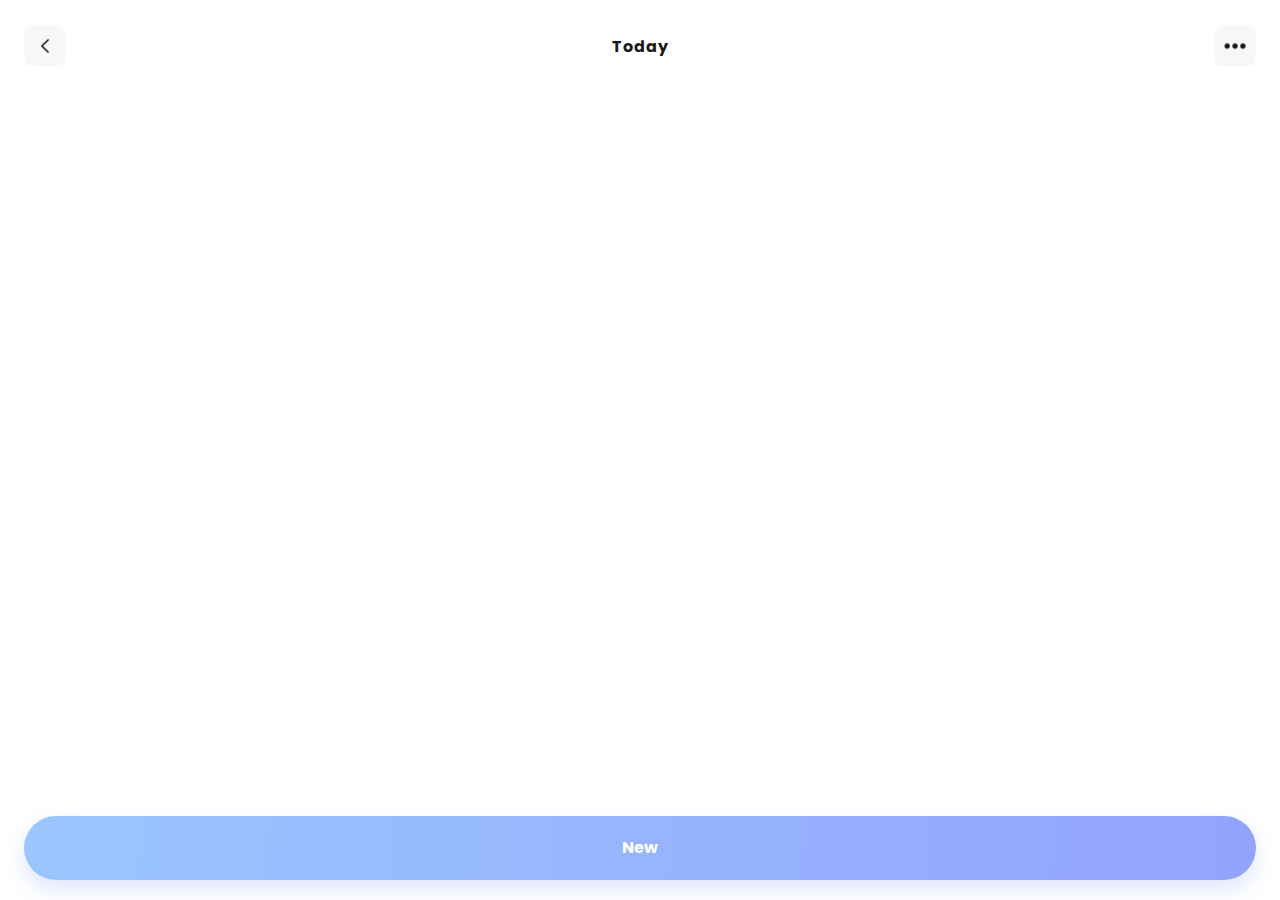
<file: today-approaches.html>
<!DOCTYPE html>
<html lang="en">
<head>
    <meta charset="UTF-8">
    <meta http-equiv="X-UA-Compatible" content="IE=edge">
    <meta name="viewport" content="width=device-width, initial-scale=1.0">
    <link rel="stylesheet" href="css/style-reset.css">
    <link rel="stylesheet" href="css/today-approaches-min.css">

         <!-- Meta tag which block scale -->
    <meta name="viewport" content="width=device-width, height=device-height, initial-scale=1.0, user-scalable=no, maximum-scale=1.0">

    <link rel="shortcut icon" href="img/header-ico.png" type="image/x-icon">

    <link rel="preconnect" href="https://fonts.googleapis.com">
    <link rel="preconnect" href="https://fonts.gstatic.com" crossorigin>
    <link href="https://fonts.googleapis.com/css2?family=Poppins:wght@200;300;400;500;600;700;800;900&display=swap" rel="stylesheet">

    <!-- Ukrainian Font -->
    <link rel="preconnect" href="https://fonts.googleapis.com">
    <link rel="preconnect" href="https://fonts.gstatic.com" crossorigin>
    <link href="https://fonts.googleapis.com/css2?family=Roboto+Mono:wght@100;200;300;400;500;600;700&display=swap" rel="stylesheet">

    <title>Push Up</title>
</head>
<body>
    <div class="container">
        <header class="header">
            <a href="index.html"><img src="img/today-approaches/back.png" alt="back" class="back"></a>
            <h3 class="title lng-title">
                Today
            </h3>
            <img src="img/today-approaches/dots.png" alt="dots" class="dots">
        </header>

        <main class="main">

        </main>
    </div>
    <footer class="footer">
        <div class="btn-new lng-btn" onclick="open_modal()">
            New
        </div>
    </footer>
    

            <!-- Modal New-->
            <div class="modal-bg">
                <div class="modal">
                    <img src="img/modal-icon.png" alt="ico" class="modal-icon">
                    <h3 class="modal-title lng-modalTitle">New approach</h3>
                        <!-- Select -->
                    
                    <details class="custom-select">
                        <summary class="radios">
                            <input type="radio" name="item" id="item1" title="1" onclick="item(1)" checked>
    
                            <input type="radio" name="item" id="item2" title="2" onclick="item(2)">
                            
                            <input type="radio" name="item" id="item3" title="3" onclick="item(3)">
    
                            <input type="radio" name="item" id="item4" title="4" onclick="item(4)">
    
                            <input type="radio" name="item" id="item5" title="5" onclick="item(5)">
    
                            <input type="radio" name="item" id="item6" title="6" onclick="item(6)">
    
                            <input type="radio" name="item" id="item7" title="7" onclick="item(7)">
    
                            <input type="radio" name="item" id="item8" title="8" onclick="item(8)">
    
                            <input type="radio" name="item" id="item9" title="9" onclick="item(9)">
    
                            <input type="radio" name="item" id="item10" title="10" onclick="item(10)">
    
                            <input type="radio" name="item" id="item11" title="11" onclick="item(11)">
    
                            <input type="radio" name="item" id="item12" title="12" onclick="item(12)">
    
                            <input type="radio" name="item" id="item13" title="13" onclick="item(13)">
    
                            <input type="radio" name="item" id="item14" title="14" onclick="item(14)">
    
                            <input type="radio" name="item" id="item15" title="15" onclick="item(15)">
    
                            <input type="radio" name="item" id="item16" title="16" onclick="item(16)">
    
                            <input type="radio" name="item" id="item17" title="17" onclick="item(17)">
    
                            <input type="radio" name="item" id="item18" title="18" onclick="item(18)">
    
                            <input type="radio" name="item" id="item19" title="19" onclick="item(19)">
    
                            <input type="radio" name="item" id="item20" title="20" onclick="item(20)">
    
                            <input type="radio" name="item" id="item21" title="21" onclick="item(21)">
    
                            <input type="radio" name="item" id="item22" title="22" onclick="item(22)">
    
                            <input type="radio" name="item" id="item23" title="23" onclick="item(23)">
    
                            <input type="radio" name="item" id="item24" title="24" onclick="item(24)">
    
                            <input type="radio" name="item" id="item25" title="25" onclick="item(25)">
    
                            <input type="radio" name="item" id="item26" title="26" onclick="item(26)">
    
                            <input type="radio" name="item" id="item27" title="27" onclick="item(27)">
    
                            <input type="radio" name="item" id="item28" title="28" onclick="item(28)">
    
                            <input type="radio" name="item" id="item29" title="29" onclick="item(29)">
    
                            <input type="radio" name="item" id="item30" title="30" onclick="item(30)">
    
                            <input type="radio" name="item" id="item31" title="31" onclick="item(31)">
    
                            <input type="radio" name="item" id="item32" title="32" onclick="item(32)">
    
                            <input type="radio" name="item" id="item33" title="33" onclick="item(33)">
    
                            <input type="radio" name="item" id="item34" title="34" onclick="item(34)">
    
                            <input type="radio" name="item" id="item35" title="35" onclick="item(35)">
    
                            <input type="radio" name="item" id="item36" title="36" onclick="item(36)">
    
                            <input type="radio" name="item" id="item37" title="37" onclick="item(37)">
    
                            <input type="radio" name="item" id="item38" title="38" onclick="item(38)">
    
                            <input type="radio" name="item" id="item39" title="39" onclick="item(39)">
    
                            <input type="radio" name="item" id="item40" title="40" onclick="item(40)">
                            
                        </summary>
                        <ul class="list">
                            <li>
                                <label for="item1">
                                    1
                                    <span></span>
                                </label>
                            </li>
                            <li>
                                <label for="item2">2</label>
                            </li>
                            <li>
                                <label for="item3">3</label>
                            </li>
                            <li>
                                <label for="item4">4</label>
                            </li>
                            <li>
                                <label for="item5">5</label>
                            </li>
                            <li>
                                <label for="item6">6</label>
                            </li>
                            <li>
                                <label for="item7">7</label>
                            </li>
                            <li>
                                <label for="item8">8</label>
                            </li>
                            <li>
                                <label for="item9">9</label>
                            </li>
                            <li>
                                <label for="item10">10</label>
                            </li>
                            <li>
                                <label for="item11">11</label>
                            </li>
                            <li>
                                <label for="item12">12</label>
                            </li>
                            <li>
                                <label for="item13">13</label>
                            </li>
                            <li>
                                <label for="item14">14</label>
                            </li>
                            <li>
                                <label for="item15">15</label>
                            </li>
                            <li>
                                <label for="item16">16</label>
                            </li>
                            <li>
                                <label for="item17">17</label>
                            </li>
                            <li>
                                <label for="item18">18</label>
                            </li>
                            <li>
                                <label for="item19">19</label>
                            </li>
                            <li>
                                <label for="item20">20</label>
                            </li>
                            <li>
                                <label for="item21">21</label>
                            </li>
                            <li>
                                <label for="item22">22</label>
                            </li>
                            <li>
                                <label for="item23">23</label>
                            </li>
                            <li>
                                <label for="item24">24</label>
                            </li>
                            <li>
                                <label for="item25">25</label>
                            </li>
                            <li>
                                <label for="item26">26</label>
                            </li>
                            <li>
                                <label for="item27">27</label>
                            </li>
                            <li>
                                <label for="item28">28</label>
                            </li>
                            <li>
                                <label for="item29">29</label>
                            </li>
                            <li>
                                <label for="item30">30</label>
                            </li>
                            <li>
                                <label for="item31">31</label>
                            </li>
                            <li>
                                <label for="item32">32</label>
                            </li>
                            <li>
                                <label for="item33">33</label>
                            </li>
                            <li>
                                <label for="item34">34</label>
                            </li>
                            <li>
                                <label for="item35">35</label>
                            </li>
                            <li>
                                <label for="item36">36</label>
                            </li>
                            <li>
                                <label for="item37">37</label>
                            </li>
                            <li>
                                <label for="item38">38</label>
                            </li>
                            <li>
                                <label for="item39">39</label>
                            </li>
                            <li>
                                <label for="item40">40</label>
                            </li>
                        </ul>
                    </details>
    
                    <div class="agree">
                        <img src="img/agree-icon.png" alt="agree" class="agree-icon" onclick="save_data()">
                    </div>
                </div>
            </div>

    <!-- Modal Edit -->
    <div class="modal-bg-edit">
        <div class="modal-edit">
            <img src="img/modal-icon.png" alt="ico" class="modal-icon">
            <h3 class="modal-title-edit">
                <span class="count">
                    3
                </span> 
                <span class="lng-modalTitleEdit">
                    Approach
                </span>
            </h3>
            
            <input type="number" name="inp" class="input" min="1" max="300">

            <div class="btn-block">
                <div class="agree-edit">
                    <img src="img/agree-icon.png" alt="agree" class="agree-icon" onclick="save_changes()">
                </div>
                <div class="delete">
                    <img src="img/today-approaches/delete.png" alt="delete" class="delete-ico" onclick="delete_data()">
                </div>
            </div>
        </div>
    </div>
    <script src="script/localisation.js"></script>
    <script src="script/today-edit-min.js"></script>
</body>
</html>
</file>
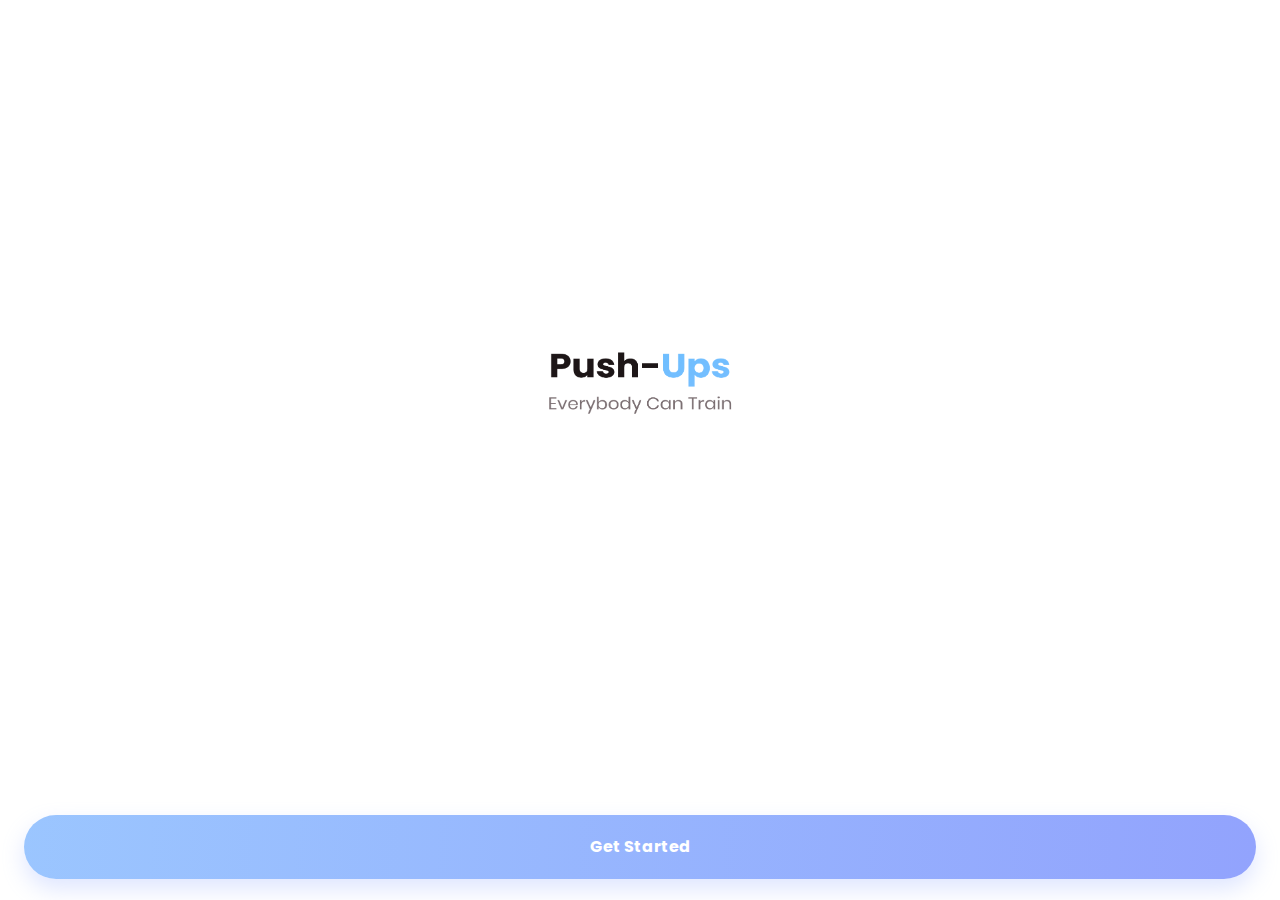
<file: start/start1.html>
<!DOCTYPE html>
<html lang="en">
<head>
    <meta charset="UTF-8">
    <meta http-equiv="X-UA-Compatible" content="IE=edge">
    <meta name="viewport" content="width=device-width, initial-scale=1.0">
    <link rel="stylesheet" href="../css/style-reset.css">
    <link rel="stylesheet" href="css/start1-min.css">

    <link rel="shortcut icon" href="img/header-ico.png" type="image/x-icon">

    <link rel="preconnect" href="https://fonts.googleapis.com">
    <link rel="preconnect" href="https://fonts.gstatic.com" crossorigin>
    <link href="https://fonts.googleapis.com/css2?family=Poppins:wght@200;300;400;500;600;700;800;900&display=swap" rel="stylesheet">

    <title>Push Up</title>
</head>
<body>
    <div class="container">
        <img src="../img/Start/logo.png" alt="logo" class="logo">
    </div>
    <footer class="footer">
        <a href="start2.html">
            <div class="btn">
                Get Started
            </div>
        </a>
    </footer>
</body>
</html>
</file>
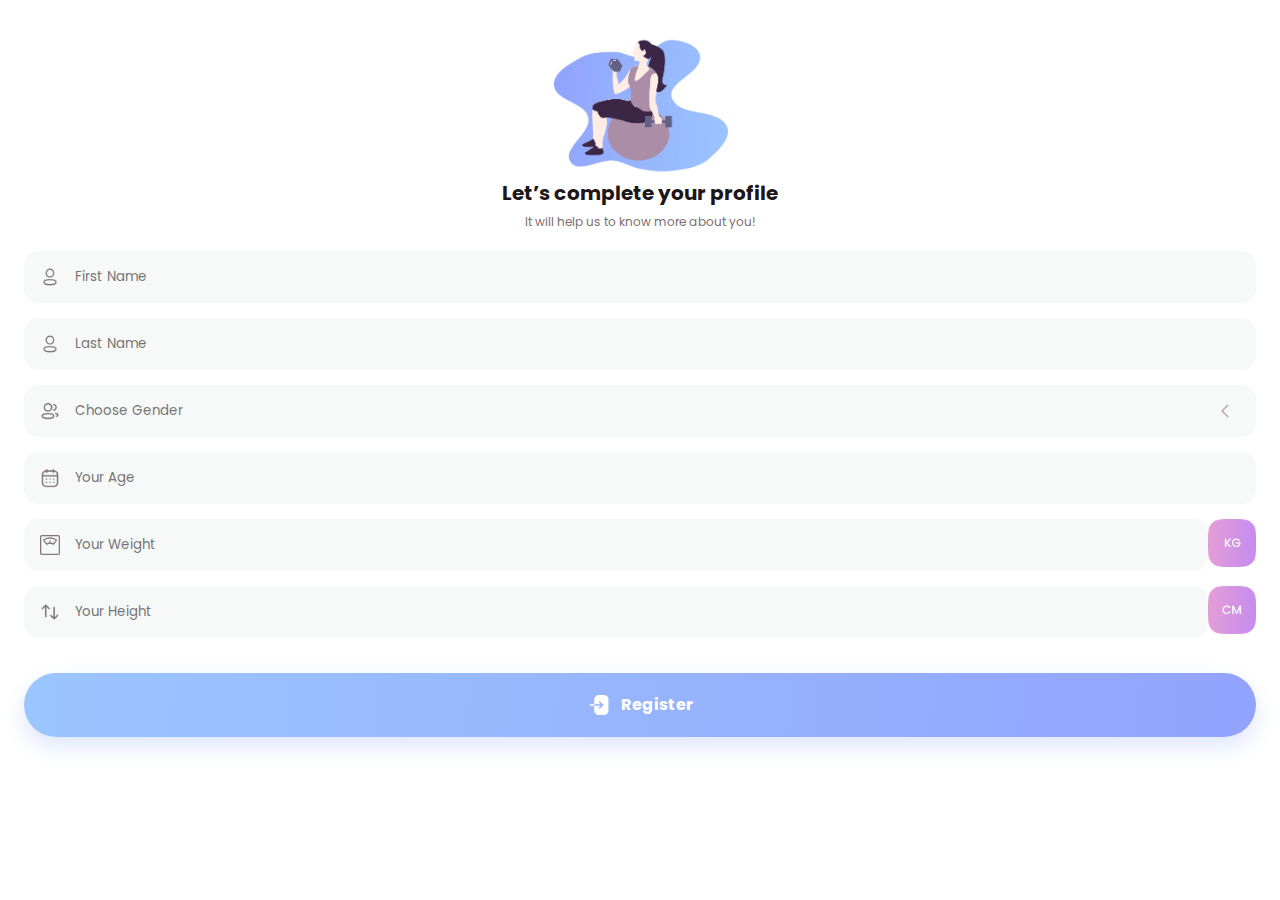
<file: start/start2.html>
<!DOCTYPE html>
<html lang="en">
<head>
    <meta charset="UTF-8">
    <meta http-equiv="X-UA-Compatible" content="IE=edge">
    <meta name="viewport" content="width=device-width, initial-scale=1.0">
    <link rel="stylesheet" href="../css/style-reset.css">
    <link rel="stylesheet" href="css/start2-min.css">

    <link rel="shortcut icon" href="img/header-ico.png" type="image/x-icon">

    <link rel="preconnect" href="https://fonts.googleapis.com">
    <link rel="preconnect" href="https://fonts.gstatic.com" crossorigin>
    <link href="https://fonts.googleapis.com/css2?family=Poppins:wght@200;300;400;500;600;700;800;900&display=swap" rel="stylesheet">

    <title>Push Up</title>
</head>
<body>
    <header class="header">
        <img src="../img/Start/start2-logo.png"alt="logo" class="logo">
        <h1 class="title">
            Let’s complete your profile
        </h1>
        <h2 class="sub-title">
            It will help us to know more about you!
        </h2>
    </header>


    <main class="main">
        <div class="block firstName">
            <img src="../img/Start/profile.png" alt="profile" class="img">
            <input type="text" name="FirstName" id="FirstName" placeholder="First Name" class="input">
        </div>

        <div class="block lastName">
            <img src="../img/Start/profile.png" alt="profile" class="img">
            <input type="text" name="LastName" id="LastName" placeholder="Last Name" class="input">
        </div>

        <div class="block gender">
            <div class="context" onclick="open_dropMenu()">
                <img src="../img/Start/gender.png" alt="profile" class="img">

                <input type="text" name="gender" id="gender" value="" placeholder="Choose Gender" class="input" disabled>
                <img src="../img/Start/arrow.png" alt="arrow" class="arrow">
            </div>

            <div class="drop-menu">
                <div class="male" onclick="addInput('Male')">Male</div>
                <hr>
                <div class="female" onclick="addInput('Female')">Female</div>
            </div>
        </div>

        <div class="block birthday">
            <img src="../img/Start/yo.png" alt="YO" class="img">

            <input type="number" name="day" placeholder="Your Age" class="input age" min="1" max="2">
        </div>
        
        <div class="block-wrapper">
            <div class="block last weight">
                <img src="../img/Start/weight.png" alt="weight" class="img">
    
                <input type="number" placeholder="Your Weight" name="weight" class="input weight_inp">
            </div>
            <img src="../img/Start/kg.png" alt="Kg" class="size">
        </div>

        <div class="block-wrapper">
            <div class="block last height">
                <img src="../img/Start/height.png" alt="weight" class="img">
    
                <input type="number" placeholder="Your Height" name="height" class="input height_inp">
            </div>
            <img src="../img/Start/cm.png" alt="Kg" class="size">
        </div>
         
    </main>


    <footer class="footer">
            <div class="btn" onclick="save_data()">
                <img src="../img/Start/register.png" alt="login" class="register">
                <p>Register</p>
            </div>
    </footer>

    <script src="/script/jquery-3.6.3.min.js"></script>
    <script src="script/start2-min.js"></script>
</body>
</html>
</file>
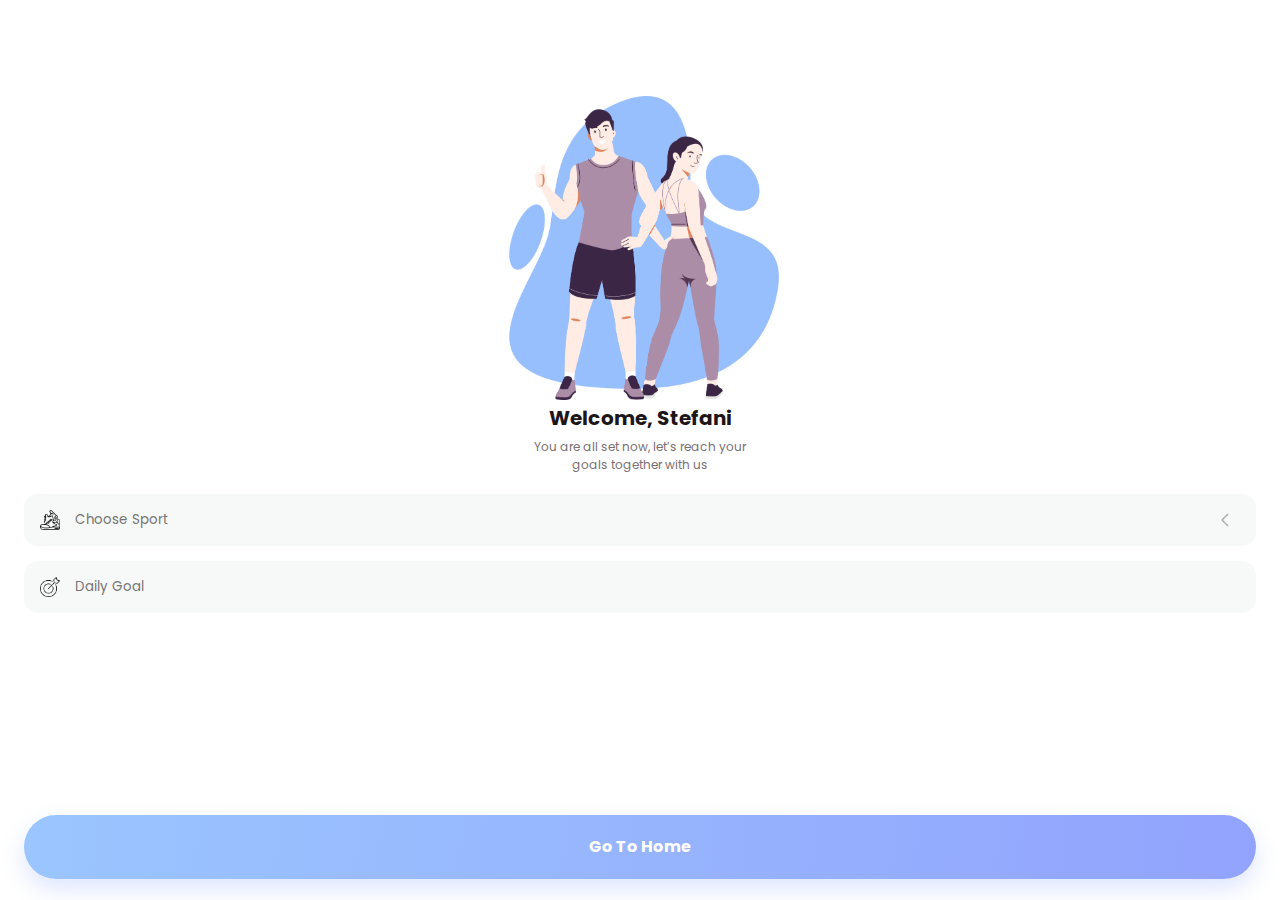
<file: start/start3.html>
<!DOCTYPE html>
<html lang="en">
<head>
    <meta charset="UTF-8">
    <meta http-equiv="X-UA-Compatible" content="IE=edge">
    <meta name="viewport" content="width=device-width, initial-scale=1.0">
    <link rel="stylesheet" href="../css/style-reset.css">
    <link rel="stylesheet" href="css/start3-min.css">

    <link rel="shortcut icon" href="../img/header-ico.png" type="image/x-icon">

    <link rel="preconnect" href="https://fonts.googleapis.com">
    <link rel="preconnect" href="https://fonts.gstatic.com" crossorigin>
    <link href="https://fonts.googleapis.com/css2?family=Poppins:wght@200;300;400;500;600;700;800;900&display=swap" rel="stylesheet">

    <title>Push Up</title>
</head>
<body>
    <div class="container">
        <img src="../img/Start/start3-logo.png" alt="logo" class="logo">
        <h1 class="title">
            Welcome, Stefani
        </h1>
        <h2 class="sub-title">
            You are all set now, let’s reach your goals together with us
        </h2>

        <div class="block sport">
            <div class="context" onclick="open_dropMenu()">
                <img src="../img/Start/sport.png" alt="profile" class="img">

                <input type="text" name="sport" id="sport" value="" placeholder="Choose Sport" class="input" disabled>
                <img src="../img/Start/arrow.png" alt="arrow" class="arrow">
            </div>

            <div class="drop-menu-sport">
                <div class="push" onclick="addInput('Push Up')">Push Up</div>
                <hr>
                <div class="squat" onclick="addInput('Squat')">Squat</div>
            </div>
        </div>

        <div class="block goal">
            <img src="../img/Start/daily-goal.png" alt="daily goal" class="img">

            <input type="number" placeholder="Daily Goal" name="goal" class="input goal_inp">
        </div>

    </div>
    <footer class="footer">
            <div class="btn" onclick = 'save_data()'>
                Go To Home
            </div>
    </footer>

    <script src="../script/jquery-3.6.3.min.js"></script>
    <script src="script/start3-min.js"></script>
</body>
</html>
</file>
<file: css/style-min.css>
details{position: relative;width: 100px;margin-right: 1rem;margin-left: auto;margin-right: auto}details[open]{z-index: 1}summary{padding: 10px;cursor: pointer;border-radius: 5px;background-color: #ddd;list-style: none}summary::-webkit-details-marker{display: none}details[open] summary:before{content: '';display: block;width: 100vw;height: 100vh;background: transparent;position: fixed;top: 0;left: 0}summary:after{content: '';display: inline-block;margin-left: 40px;margin-bottom: 3px;width: .5rem;height: .5rem;border-bottom: 1px solid currentColor;border-left: 1px solid currentColor;border-bottom-left-radius: 2px;transform: rotate(45deg) translate(50%, 0%);transform-origin: center center;transition: transform ease-in-out 100ms}summary:focus{outline: none}details[open] summary:after{transform: rotate(-45deg) translate(0%, 0%)}ul{width: 100%;background: #ddd;position: absolute;top: calc(100% .5rem);left: 0;padding: 1rem;margin: 0;box-sizing: border-box;border-radius: 5px;max-height: 100px;overflow-y: auto}li{margin: 0;padding: 10px 0;border-bottom: 1px solid #ccc}li:first-child{padding-top: 0}li:last-child{padding-bottom: 0;border-bottom: none}summary.radios{counter-reset: radios}summary.radios:before{content: var(--selection)}input[type=radio]{counter-increment: radios;appearance: none;display: none}input[type=radio]:checked{display: inline;--display: block}input[type=radio]:after{content: attr(title);display: inline;font-size: 1rem}ul.list{counter-reset: labels}label{width: 100%;display: flex;cursor: pointer;justify-content: space-between}label span{--display: none;display: var(--display);width: 1rem;height: 1rem;border: 1px solid #727272;border-radius: 3px}body{width: 100vw}.container{padding-left: 27px;padding-right: 27px}.header{background-color: #F7F7F7;font-family: 'Poppins', sans-serif;padding: 25px 0px 35px 20px;display: flex;justify-content: space-between}.sub-title{font-weight: 400;font-size: 17px;line-height: 18px;color: #ADA4A5;margin-bottom: 12px;position: relative}.header-title{font-weight: 700;font-size: 40px;line-height: 30px;color: #1D1617}.icon{position: absolute;width: 110px;height: 87px;background: rgba(135, 183, 255, 0.18);background-image: url(../img/header-ico.png);background-repeat: no-repeat;background-position: 35px center;background-attachment: local;border-radius: 38px 0px 0px 38px;right: 0px;top: 15px}.main{text-align: center;font-family: 'Poppins', sans-serif}.today-stat{background-image: url(../img/Home/today-stat.png);background-repeat: no-repeat;background-size: 470px;margin-left: auto;margin-right: auto;background-position: center;height: 99px;width: 100%;text-align: center;margin-top: 27px;margin-bottom: 25px;border-radius: 22px;padding-top: 8px}.today-stat-title{font-weight: 400;font-size: 19px;margin-bottom: 10px;color: white}.stat{display: flex;justify-content: center;padding-left: 20px;padding-right: 20px}.repeats-block,.approach-block,.average-block{font-family: 'Poppins';font-weight: 400;font-size: 12px;line-height: 18px;color: rgba(255, 255, 255, 0.48)}.repeats-block,.approach-block{margin-right: 31px}.repeat,.approach,.average{font-weight: 600;font-size: 22px;line-height: 21px;color: #FFFFFF;margin-top: 12px}.daily{background: rgb(255, 255, 255);padding: 13px;margin-bottom: 30px;box-shadow: 0px 10px 40px rgba(29, 36, 42, 0.05);border-radius: 16px;text-align: start;display: grid;grid-template-columns: 50px 1fr 0.2fr}.daily-title{font-family: 'Poppins';font-style: normal;font-weight: 500;font-size: 12px;color: #1D1617;margin-left: 6px;margin-top: 8px}.daily-img{width: 53px;height: 53px}.progress{width: 100%;height: 13px;margin-top: 17px;margin-left: 6px;background: #F7F8F8;border-radius: 50px}.done{position: relative;width: 23%;height: 13px;background: linear-gradient(272.69deg, #C58BF2 -59.92%, #92A3FD 86.39%);border-radius: 50px}.percent{position: absolute;top: -15px;right: -14px;font-family: 'Poppins';font-style: normal;font-weight: 400;font-size: 10px;line-height: 15px;color: #A4A9AD}.main-link-to-edit{margin-left: 22px;margin-right: 15px;margin-top: auto;margin-bottom: auto}.main-link-to-edit-img{width: 24px;height: 24px}.activity{position: relative;width: 100%;height: 200px;background-color: rgb(255, 255, 255);box-shadow: 0px 10px 40px rgba(29, 22, 23, 0.07);border-radius: 0px 0px 20px 20px;padding-top: 10px;overflow: auto}.activity-title{width: 90.7%;height: 36px;text-align: start;background-color: rgb(255, 255, 255);font-family: 'Poppins';font-style: normal;font-weight: 600;font-size: 16px;line-height: 24px;color: #1D1617;box-shadow: 0px 10px 40px rgba(29, 22, 23, 0.07);border-radius: 18px 18px 0px 0px;padding-top: 20px;padding-left: 32px}.activity-blocks{display: flex;justify-content: space-between;flex-wrap: wrap;text-align: start;margin-left: 28px;margin-right: 28px}.block{width: 88px;height: 88px;font-family: 'Poppins';font-weight: 500;font-size: 12px;line-height: 18px;padding: 16px;color: #1D1617;background: #FFFFFF;box-shadow: 0px 10px 40px rgba(29, 22, 23, 0.07);border-radius: 20px}.block:first-child{margin-bottom: 23px}.block-vector{width: 88px;height: 63px}.repeats{background: linear-gradient(274.42deg, #92A3FD 0%, #9DCEFF 124.45%);font-size: 9px;-webkit-background-clip: text;-webkit-text-fill-color: transparent;background-clip: text;display: flex;text-fill-color: transparent}.number-repeats{font-size: 14px;margin-right: 5px}.block:last-child{margin-bottom: 10px}.lack{text-align: center;margin-top: 80px;font-weight: 200;color: rgb(114, 114, 255)}.navbar{position: fixed;display: flex;justify-content: space-between;bottom: 0;width: 100vw;height: 32px;background: #f8f8f8;box-shadow: 0px 10px 40px rgb(29 22 23 / 22%);padding-top: 27px;padding-bottom: 27px}.left-nav{width: 13vh;margin-left: 30px;display: flex;justify-content: space-between}.right-nav{width: 13vh;margin-right: 30px;display: flex;justify-content: space-between}.home-link{margin-right: 35px;pointer-events: none}.home-ico{width: 30px;height: 33px}.stat-link{height: 29px}.stat-ico{width: 29px;height: 29px}.add{position: absolute;top: -29px;left: calc(50% - 31.5px);text-align: center;padding: 26px 27px 26px 27px;background: linear-gradient(274.42deg, #92A3FD 0%, #9DCEFF 124.45%);box-shadow: 0px 10px 22px rgba(149, 173, 254, 0.3);border-radius: 50%}.plus{width: 11px;height: 11px}.edit-link{height: 24px}.edit-ico{width: 24px;height: 24px}.profile-link{margin-left: 35px;height: 28px}.profile-ico{width: 28px;height: 28px}.modal-bg{display: none;position: absolute;top: 120px;background-color: rgba(0, 42, 255, 0.203);width: 100%;height: 80%}.modal{margin-right: auto;margin-left: auto;margin-top: 107px;width: 219px;height: 345px;background-color: white;box-shadow: 0px 10px 40px -3px rgba(29, 22, 23, 0.07);border-radius: 16px;text-align: center}.modal-icon{width: 65px;height: 65px;margin-top: 22px;margin-bottom: 3px}.modal-title{font-family: 'Poppins';font-style: normal;font-weight: 500;font-size: 16px;line-height: 24px;color: #000000;margin-bottom: 21px}.agree{position: absolute;top: 400px;left: calc(50% - 34px);text-align: center;padding: 24px 25px 24px 25px;background: linear-gradient(274.42deg, #92A3FD 0%, #9DCEFF 124.45%);box-shadow: 0px 10px 22px rgba(149, 173, 254, 0.3);border-radius: 50%}.agree-icon{width: 21px;height: 21px}@media (max-height: 740px){.activity{padding-bottom: 90px}body{height: calc(100vh 20px)}}@media (max-height: 700px){.modal{margin-top: 50px}.agree{position: absolute;top: 340px}}
</file>
<file: css/edit-min.css>
details{position: relative;width: 100px;margin-right: 1rem;margin-left: auto;margin-right: auto}details[open]{z-index: 1}summary{padding: 10px;cursor: pointer;border-radius: 5px;background-color: #ddd;list-style: none}summary::-webkit-details-marker{display: none}details[open] summary:before{content: '';display: block;width: 100vw;height: 100vh;background: transparent;position: fixed;top: 0;left: 0}summary:after{content: '';display: inline-block;margin-left: 40px;margin-bottom: 3px;width: .5rem;height: .5rem;border-bottom: 1px solid currentColor;border-left: 1px solid currentColor;border-bottom-left-radius: 2px;transform: rotate(45deg) translate(50%, 0%);transform-origin: center center;transition: transform ease-in-out 100ms}summary:focus{outline: none}details[open] summary:after{transform: rotate(-45deg) translate(0%, 0%)}ul{width: 100%;background: #ddd;position: absolute;top: calc(100% .5rem);left: 0;padding: 1rem;margin: 0;box-sizing: border-box;border-radius: 5px;max-height: 100px;overflow-y: auto}li{margin: 0;padding: 10px 0;border-bottom: 1px solid #ccc}li:first-child{padding-top: 0}li:last-child{padding-bottom: 0;border-bottom: none}summary.radios{counter-reset: radios}summary.radios:before{content: var(--selection)}input[type=radio]{counter-increment: radios;appearance: none;display: none}input[type=radio]:checked{display: inline;--display: block}input[type=radio]:after{content: attr(title);display: inline;font-size: 1rem}ul.list{counter-reset: labels}label{width: 100%;display: flex;cursor: pointer;justify-content: space-between}label span{--display: none;display: var(--display);width: 1rem;height: 1rem;border: 1px solid #727272;border-radius: 3px}body{width: calc(100vw 200px);font-family: 'Poppins', sans-serif}.header{background-color: #F7F7F7;font-family: 'Poppins', sans-serif;padding: 25px 0px 35px 20px;margin-bottom: 32px;display: flex;justify-content: space-between}.sub-title{font-weight: 400;font-size: 17px;line-height: 18px;color: #ADA4A5;margin-bottom: 12px;position: relative}.header-title{font-weight: 700;font-size: 40px;line-height: 30px;color: #1D1617}.icon{position: absolute;width: 110px;height: 87px;background: rgba(135, 183, 255, 0.18);background-image: url(../img/edit/header-img.png);background-size: 55px;background-repeat: no-repeat;background-position: 35px center;background-attachment: local;border-radius: 38px 0px 0px 38px;right: 0px;top: 15px}.container{padding-left: 27px;padding-right: 27px}.blocks{overflow: auto;height: calc(100vh - 270px);border-radius: 20px}.block{display: flex;justify-content: space-between;background: rgba(249, 214, 255, 0.16);box-shadow: 0px 2px 4px rgba(127, 186, 255, 0.25);border-radius: 13px;padding-top: 7px;margin-bottom: 21px}.block:last-child{margin-bottom: 0px}.left-info{margin-left: 24px}.date{font-family: 'Poppins';font-weight: 500;font-size: 20px;line-height: 30px}.lack{text-align: center;margin-top: 80px;font-weight: 200;font-size: 25px;color: rgb(114, 114, 255)}.repeats{font-family: 'Poppins';font-weight: 400;font-size: 20px;line-height: 30px}.repeats span{font-size: 10px;margin-left: 5px}.right-info{margin-right: 12px;width: 50px;text-align: center}.dots{position: relative;color: #979797;font-size: 20px;margin-left: 0px}.delete{display: none;position: absolute;top: 5px;background: #5DC5FF;border-radius: 9px;font-family: 'Poppins';font-style: normal;font-weight: 500;font-size: 8px;color: #FFFFFF;padding: 6px 12px}.percent{font-family: 'Poppins';font-weight: 500;font-size: 15px;color: #00C3DE;margin-bottom: 0px}.navbar{position: fixed;display: flex;justify-content: space-between;bottom: 0;width: 100vw;height: 32px;background: #f8f8f8;box-shadow: 0px 10px 40px rgb(29 22 23 / 22%);padding-top: 27px;padding-bottom: 27px}.left-nav{width: 13vh;margin-left: 30px;display: flex;justify-content: space-between}.right-nav{width: 13vh;margin-right: 30px;display: flex;justify-content: space-between}.home-link{margin-top: 1px}.home-ico{width: 24px;height: 25px}.stat-link{height: 29px}.stat-ico{width: 29px;height: 29px}.add{position: absolute;top: -29px;left: calc(50% - 31.5px);text-align: center;padding: 26px 27px 26px 27px;background: linear-gradient(274.42deg, #92A3FD 0%, #9DCEFF 124.45%);box-shadow: 0px 10px 22px rgba(149, 173, 254, 0.3);border-radius: 50%}.plus{width: 11px;height: 11px}.edit-link{pointer-events: none}.edit-ico{width: 24px;height: 32px}.profile-link{margin-left: 35px;height: 28px}.profile-ico{width: 28px;height: 28px}.modal-bg{display: none;position: absolute;top: 120px;background-color: rgba(0, 42, 255, 0.203);width: 100%;height: 80%}.modal{margin-right: auto;margin-left: auto;margin-top: 107px;width: 219px;height: 345px;background-color: white;box-shadow: 0px 10px 40px -3px rgba(29, 22, 23, 0.07);border-radius: 16px;text-align: center}.modal-icon{width: 65px;height: 65px;margin-top: 22px;margin-bottom: 3px}.modal-title{font-family: 'Poppins';font-style: normal;font-weight: 500;font-size: 16px;line-height: 24px;color: #000000;margin-bottom: 21px}.agree{position: absolute;top: 400px;left: calc(50% - 34px);text-align: center;padding: 24px 25px 24px 25px;background: linear-gradient(274.42deg, #92A3FD 0%, #9DCEFF 124.45%);box-shadow: 0px 10px 22px rgba(149, 173, 254, 0.3);border-radius: 50%}.agree-icon{width: 21px;height: 21px}@media (max-height: 700px){.modal{margin-top: 50px}.agree{position: absolute;top: 340px}}
</file>
<file: css/personal-data-min.css>
.container{padding-left: 24px;padding-right: 24px;min-height: calc(100vh - 105px)}.header{display: flex;justify-content: space-between;padding-top: 25px;padding-bottom: 39px}.back{width: 35px;height: 35px}.dots{width: 35px;height: 35px}.title{font-family: 'Poppins';font-style: normal;font-weight: 700;font-size: 16px;line-height: 24px;color: #1D1617;margin-top: 8px}.block{display: flex;justify-content: space-between;background-color: #F7F8F8;padding: 15px;margin-bottom: 20px;border-radius: 16px}.left{display: flex;width: 100%}.right{display: flex;text-align: end}.img{width: 18px;height: 18px;margin-right: 11px;margin-top: auto;margin-bottom: auto}.placeholder{margin-top: auto;margin-bottom: auto;font-family: 'Poppins';font-style: normal;font-weight: 400;font-size: 13px;line-height: 18px;color: #7B6F72}.right p{margin-top: auto;margin-bottom: auto;font-family: 'Poppins';font-style: normal;font-weight: 400;font-size: 11px;line-height: 15px;color: #ADA4A5}.repeats,.type-data{width: 100px}.arrow{width: 20px;height: 20px;margin-left: 5px;margin-top: auto;margin-bottom: auto;transform: rotate(-90deg)}.input{width: 91%;background: #F7F8F8;border: 0;border-radius: 14px;font-family: 'Poppins';color: rgb(39, 37, 37)}.input::placeholder{font-family: 'Poppins';font-style: normal;font-weight: 400;font-size: 13px;line-height: 18px;color: #7B6F72}.context{display: flex;width: 100%;border-radius: 14px}.gender{position: relative}.gender-arr{transform: rotate(90deg)}.drop-menu{display: none;font-family: 'Poppins';color: rgb(39, 37, 37);width: 100%;padding: 15px 0px;background-color:#f4f4f4;position: absolute;bottom: -100px;left: 0;border-radius: 14px;z-index: 9999}.drop-menu div{margin-left: 20px;cursor: pointer}.male{margin-bottom: 10px}.female{margin-top: 10px}hr{border: 0,1px solid rgba(158, 158, 158, 0.13)}.sport{position: relative}.sport-arr{width: 20px;height: 20px;margin-top: auto;margin-bottom: auto;margin-left: 50px;transform: rotate(90deg)}.context{display: flex;border-radius: 14px}.drop-menu-sport{display: none;font-family: 'Poppins';color: rgb(39, 37, 37);width: 100%;padding: 15px 0px;background-color:#f4f4f4;position: absolute;bottom: -100px;left: 0;border-radius: 14px;z-index: 9999}.drop-menu-sport div{text-align: start;margin-left: 20px;cursor: pointer}.push{margin-bottom: 10px}.squat{margin-top: 10px}.last{width: 70%}.block-wrapper{display: flex;justify-content: space-between}.size{width: 48px;height: 48px}.footer{z-index: 9999;padding-left: 24px;padding-right: 24px;padding-top: 20px;padding-bottom: 20px}.btn{font-family: 'Poppins';font-style: normal;font-weight: 700;font-size: 16px;line-height: 24px;text-align: center;color: #FFFFFF;padding-top: 20px;padding-bottom: 20px;background: linear-gradient(274.42deg, #92A3FD 0%, #9DCEFF 124.45%);box-shadow: 0px 10px 22px rgba(149, 173, 254, 0.3);border-radius: 99px}.placeholder::-webkit-input-placeholder{color: white}
</file>
<file: css/profile-min.css>
details{position: relative;width: 100px;margin-right: 1rem;margin-left: auto;margin-right: auto}details[open]{z-index: 1}summary{padding: 10px;cursor: pointer;border-radius: 5px;background-color: #ddd;list-style: none}summary::-webkit-details-marker{display: none}details[open] summary:before{content: '';display: block;width: 100vw;height: 100vh;background: transparent;position: fixed;top: 0;left: 0}summary:after{content: '';display: inline-block;margin-left: 40px;margin-bottom: 3px;width: .5rem;height: .5rem;border-bottom: 1px solid currentColor;border-left: 1px solid currentColor;border-bottom-left-radius: 2px;transform: rotate(45deg) translate(50%, 0%);transform-origin: center center;transition: transform ease-in-out 100ms}summary:focus{outline: none}details[open] summary:after{transform: rotate(-45deg) translate(0%, 0%)}ul{width: 100%;background: #ddd;position: absolute;top: calc(100% .5rem);left: 0;padding: 1rem;margin: 0;box-sizing: border-box;border-radius: 5px;max-height: 100px;overflow-y: auto}li{margin: 0;padding: 10px 0;border-bottom: 1px solid #ccc}li:first-child{padding-top: 0}li:last-child{padding-bottom: 0;border-bottom: none}summary.radios{counter-reset: radios}summary.radios:before{content: var(--selection)}input[type=radio]{counter-increment: radios;appearance: none;display: none}input[type=radio]:checked{display: inline;--display: block}input[type=radio]:after{content: attr(title);display: inline;font-size: 1rem}ul.list{counter-reset: labels}label{width: 100%;display: flex;cursor: pointer;justify-content: space-between}label span{--display: none;display: var(--display);width: 1rem;height: 1rem;border: 1px solid #727272;border-radius: 3px}.container{padding-left: 24px;padding-right: 24px}.header{padding-top: 25px;padding-bottom: 37px}.menu{display: flex;justify-content: space-between;margin-bottom: 20px}.back{width: 35px;height: 35px}.dots{width: 35px;height: 35px}.title{font-family: 'Poppins';font-style: normal;font-weight: 700;font-size: 16px;line-height: 24px;color: #1D1617;margin-top: 8px}.profile{margin-bottom: 15px}.top{display: flex;justify-content: space-between;margin-bottom: 15px}.name-ico{display: flex}.avatar{width: 55px;height: 55px}.text{margin-top: auto;margin-bottom: auto;margin-left: 15px}.name{font-family: 'Poppins';font-style: normal;font-weight: 500;font-size: 14px;line-height: 21px;color: #1D1617}.text p{font-family: 'Poppins';font-style: normal;font-weight: 400;font-size: 12px;line-height: 18px;color: #7B6F72}.edit-data{background: linear-gradient(274.42deg, #92A3FD 0%, #9DCEFF 124.45%);border-radius: 99px;height: 10px;width: 83px;text-align: center;padding-top: 7px;padding-bottom: 14px;margin-top: 10px;font-family: 'Poppins';font-style: normal;font-weight: 500;font-size: 12px;line-height: 18px;color: #FFFFFF}.bottom{display: flex;justify-content: space-between}.block{padding-top: 11px;padding-bottom: 11px;width: 95px;text-align: center;background: #FFFFFF;box-shadow: 0px 10px 40px rgba(29, 22, 23, 0.07);border-radius: 16px;font-family: 'Poppins';font-style: normal;font-weight: 400;font-size: 12px;line-height: 18px;color: #7B6F72}.block:not(:last-child){margin-right: 15px}.block p{font-family: 'Poppins';font-style: normal;font-weight: 500;font-size: 14px;line-height: 21px;background: linear-gradient(274.42deg, #92A3FD 0%, #9DCEFF 124.45%);-webkit-background-clip: text;-webkit-text-fill-color: transparent;background-clip: text;margin-bottom: 5px}.section{padding-left: 20px;padding-top: 20px;padding-right: 15px;padding-bottom: 20px;background: #FFFFFF;box-shadow: 0px 10px 40px rgba(29, 22, 23, 0.07);border-radius: 16px;margin-bottom: 21px}.card-title{font-family: 'Poppins';font-style: normal;font-weight: 600;font-size: 16px;line-height: 24px;color: #1D1617;margin-bottom: 21px}.link{display: flex;justify-content: space-between}.link:not(:last-child){margin-bottom: 10px}.left{display: flex;font-family: 'Poppins';font-style: normal;font-weight: 400;font-size: 16px;line-height: 18px;color: #7B6F72}.left p{margin-top: 1px}.link-img{width: 20px;height: 20px;margin-right: 12px}.arrow{height: 18px;width: 18px}.navbar{position: fixed;display: flex;justify-content: space-between;bottom: 0;width: 100vw;height: 32px;background: #f8f8f8;box-shadow: 0px 10px 40px rgb(29 22 23 / 22%);padding-top: 27px;padding-bottom: 27px}.left-nav{width: 13vh;margin-left: 30px;display: flex;justify-content: space-between}.right-nav{width: 13vh;margin-right: 30px;display: flex;justify-content: space-between}.home-link{margin-top: 1px}.home-ico{width: 24px;height: 25px}.stat-link{height: 29px}.stat-ico{width: 29px;height: 29px}.add{position: absolute;top: -29px;left: calc(50% - 31.5px);text-align: center;padding: 26px 27px 26px 27px;background: linear-gradient(274.42deg, #92A3FD 0%, #9DCEFF 124.45%);box-shadow: 0px 10px 22px rgba(149, 173, 254, 0.3);border-radius: 50%}.plus{width: 11px;height: 11px}.edit-link{height: 24px}.edit-ico{width: 24px;height: 24px}.profile-link{height: 28px;pointer-events: none}.profile-ico{width: 19px;height: 33px}.modal-bg{display: none;position: absolute;top: 0;left: 0;background-color: rgba(0, 42, 255, 0.203);width: 100%;height: 100%}.modal{margin-right: auto;margin-left: auto;margin-top: 200px;width: 219px;height: 345px;background-color: white;box-shadow: 0px 10px 40px -3px rgba(29, 22, 23, 0.07);border-radius: 16px;text-align: center}.modal-icon{width: 65px;height: 65px;margin-top: 22px;margin-bottom: 3px}.modal-title{font-family: 'Poppins';font-style: normal;font-weight: 500;font-size: 16px;line-height: 24px;color: #000000;margin-bottom: 21px}.agree{position: absolute;top: 490px;left: calc(50% - 34px);text-align: center;padding: 24px 25px 24px 25px;background: linear-gradient(274.42deg, #92A3FD 0%, #9DCEFF 124.45%);box-shadow: 0px 10px 22px rgba(149, 173, 254, 0.3);border-radius: 50%}.agree-icon{width: 21px;height: 21px}@media (max-height: 710px){body{height: calc(100vh 40px)}}@media (max-height: 700px){.modal{margin-top: 120px}.agree{position: absolute;top: 410px}}
</file>
<file: css/settings-min.css>
.container{padding-left: 24px;padding-right: 24px;min-height: calc(100vh - 105px)}.header{display: flex;justify-content: space-between;padding-top: 25px;padding-bottom: 39px}.back{width: 35px;height: 35px}.dots{width: 35px;height: 35px}.title{font-family: 'Poppins';font-style: normal;font-weight: 700;font-size: 16px;line-height: 24px;color: #1D1617;margin-top: 8px}.block{display: flex;justify-content: space-between;background-color: #F7F8F8;padding: 15px;margin-bottom: 20px;border-radius: 16px}.left{display: flex;width: 100%}.right{display: flex;text-align: end}.img{width: 18px;height: 18px;margin-right: 11px;margin-top: auto;margin-bottom: auto}.placeholder{margin-top: auto;margin-bottom: auto;font-family: 'Poppins';font-style: normal;font-weight: 400;font-size: 13px;line-height: 18px;color: #7B6F72}.right p{margin-top: auto;margin-bottom: auto;font-family: 'Poppins';font-style: normal;font-weight: 400;font-size: 11px;line-height: 15px;color: #ADA4A5}.repeats,.type-data{width: 100px}.arrow{width: 20px;height: 20px;margin-left: 5px;margin-top: auto;margin-bottom: auto;transform: rotate(-90deg)}.input{width: 91%;background: #F7F8F8;border: 0;border-radius: 14px;font-family: 'Poppins';color: rgb(39, 37, 37)}.input::placeholder{font-family: 'Poppins';font-style: normal;font-weight: 400;font-size: 13px;line-height: 18px;color: #7B6F72}.context{display: flex;width: 100%;border-radius: 14px}.language{position: relative}.drop-menu{display: none;font-family: 'Poppins';color: rgb(39, 37, 37);width: 100%;padding: 15px 0px;background-color:#f4f4f4;position: absolute;bottom: -100px;left: 0;border-radius: 14px;z-index: 9999}.drop-menu div{margin-left: 20px;cursor: pointer}.male{margin-bottom: 10px}.female{margin-top: 10px}hr{border: 0,1px solid rgba(158, 158, 158, 0.13)}.sport{position: relative}.sport-arr{width: 20px;height: 20px;margin-top: auto;margin-bottom: auto;margin-left: 50px;transform: rotate(90deg)}.context{display: flex;border-radius: 14px}.drop-menu-sport{display: none;font-family: 'Poppins';color: rgb(39, 37, 37);width: 100%;padding: 15px 0px;background-color:#f4f4f4;position: absolute;bottom: -100px;left: 0;border-radius: 14px;z-index: 9999}.drop-menu-sport div{text-align: start;margin-left: 20px;cursor: pointer}.push{margin-bottom: 10px}.squat{margin-top: 10px}.last{width: 70%}.block-wrapper{display: flex;justify-content: space-between}.size{width: 48px;height: 48px}.footer{z-index: 9999;padding-left: 24px;padding-right: 24px;padding-top: 20px;padding-bottom: 20px}.btn{font-family: 'Poppins';font-style: normal;font-weight: 700;font-size: 16px;line-height: 24px;text-align: center;color: #FFFFFF;padding-top: 20px;padding-bottom: 20px;background: linear-gradient(274.42deg, #92A3FD 0%, #9DCEFF 124.45%);box-shadow: 0px 10px 22px rgba(149, 173, 254, 0.3);border-radius: 99px}.placeholder::-webkit-input-placeholder{color: white}
</file>
<file: css/today-approaches-min.css>
details{position: relative;width: 100px;margin-right: 1rem;margin-left: auto;margin-right: auto}details[open]{z-index: 1}summary{padding: 10px;cursor: pointer;border-radius: 5px;background-color: #ddd;list-style: none}summary::-webkit-details-marker{display: none}details[open] summary:before{content: '';display: block;width: 100vw;height: 100vh;background: transparent;position: fixed;top: 0;left: 0}summary:after{content: '';display: inline-block;margin-left: 40px;margin-bottom: 3px;width: .5rem;height: .5rem;border-bottom: 1px solid currentColor;border-left: 1px solid currentColor;border-bottom-left-radius: 2px;transform: rotate(45deg) translate(50%, 0%);transform-origin: center center;transition: transform ease-in-out 100ms}summary:focus{outline: none}details[open] summary:after{transform: rotate(-45deg) translate(0%, 0%)}ul{width: 100%;background: #ddd;position: absolute;top: calc(100% .5rem);left: 0;padding: 1rem;margin: 0;box-sizing: border-box;border-radius: 5px;max-height: 100px;overflow-y: auto}li{margin: 0;padding: 10px 0;border-bottom: 1px solid #ccc}li:first-child{padding-top: 0}li:last-child{padding-bottom: 0;border-bottom: none}label{font-family: 'Poppins'}summary.radios{counter-reset: radios}summary.radios:before{content: var(--selection)}input[type=radio]{counter-increment: radios;appearance: none;display: none}input[type=radio]:checked{display: inline;--display: block}input[type=radio]:after{content: attr(title);display: inline;font-size: 1rem}ul.list{counter-reset: labels}label{width: 100%;display: flex;cursor: pointer;justify-content: space-between}label span{--display: none;display: var(--display);width: 1rem;height: 1rem;border: 1px solid #727272;border-radius: 3px}.container{padding-top: 25px;padding-right: 24px;padding-left: 24px;height: calc(100vh - 129px)}.header{margin-bottom: 39px;display: flex;justify-content: space-between}.back{width: 42px;height: 42px}.dots{width: 42px;height: 42px}.title{font-family: 'Poppins';font-style: normal;font-weight: 700;font-size: 16px;line-height: 24px;color: #1D1617;margin-top: 10px}.main{overflow: auto;height: calc(100vh - 211px)}.lack{font-family: 'Poppins';text-align: center;margin-top: 80px;font-weight: 300;font-size: 24px;color: rgba(114, 114, 255, 0.604)}.block{background: linear-gradient(274.42deg, #92a4fd40 0%, #9dceff3e 124.45%);border-radius: 22px;height: 139px;padding-top: 1px;padding-left: 20px;padding-right: 20px;margin-bottom: 33px}.top{display: flex;justify-content: space-between;margin-top: 21px;font-family: 'Poppins';font-style: normal;font-weight: 600;font-size: 14px;line-height: 21px;color: #1D1617;margin-bottom: 16px}.edit{width: 26px}.bottom{display: flex;justify-content: space-between}.left-block{width: 120px;display: flex;background: #FFFFFF;border-radius: 12px;padding: 10px 5px}.motivation-img{width: 40px}.left-text{margin-left: 5px;font-family: 'Poppins';font-style: normal;font-weight: 400;font-size: 12px;line-height: 20px;color: #7B6F72}.left-state{font-family: 'Poppins';font-style: normal;font-weight: 500;font-size: 14px;line-height: 21px;background: linear-gradient(274.42deg, #92A3FD 0%, #9DCEFF 124.45%);-webkit-background-clip: text;-webkit-text-fill-color: transparent;background-clip: text;text-fill-color: transparent}.right-block{width: 120px;display: flex;background: #FFFFFF;border-radius: 12px;padding: 10px 5px}.repeats-img{width: 40px;height: 40px}.right-text{margin-left: 5px;font-family: 'Poppins';font-style: normal;font-weight: 400;font-size: 12px;line-height: 20px;color: #7B6F72}.right-state{font-family: 'Poppins';font-style: normal;font-weight: 600;font-size: 14px;line-height: 21px;background: linear-gradient(274.42deg, #92A3FD 0%, #9DCEFF 124.45%);-webkit-background-clip: text;-webkit-text-fill-color: transparent;background-clip: text;text-fill-color: transparent}.footer{z-index: 10;padding-left: 24px;padding-right: 24px;padding-top: 20px;padding-bottom: 20px}.btn-new{font-family: 'Poppins';font-style: normal;font-weight: 700;font-size: 16px;line-height: 24px;text-align: center;color: #FFFFFF;padding-top: 20px;padding-bottom: 20px;background: linear-gradient(274.42deg, #92A3FD 0%, #9DCEFF 124.45%);box-shadow: 0px 10px 22px rgba(149, 173, 254, 0.3);border-radius: 99px}.modal-bg{display: none;position: absolute;top: 0px;background-color: rgba(0, 42, 255, 0.23);width: 100%;height: calc(100vh - 104px);z-index: 1}.modal{position: relative;margin-right: auto;margin-left: auto;margin-top: 160px;width: 219px;height: 345px;background-color: white;box-shadow: 0px 10px 40px -3px rgba(29, 22, 23, 0.07);border-radius: 16px;text-align: center}.modal-icon{width: 65px;height: 65px;margin-top: 22px;margin-bottom: 3px}.modal-title,.modal-title-edit{font-family: 'Poppins';font-style: normal;font-weight: 500;font-size: 16px;line-height: 24px;color: #000000;margin-bottom: 21px}.agree{position: absolute;bottom: -16px;left: calc(50% - 31.5px);text-align: center;padding: 20px 22px 20px 22px;background: linear-gradient(274.42deg, #92A3FD 0%, #9DCEFF 124.45%);box-shadow: 0px 10px 22px rgba(149, 173, 254, 0.3);border-radius: 50%}.agree-icon{width: 21px;height: 21px}.modal-bg-edit{display: none;position: absolute;top: 0px;background-color: rgba(0, 42, 255, 0.23);width: 100%;height: calc(100vh - 104px);z-index: 1}.modal-edit{margin-right: auto;margin-left: auto;margin-top: 217px;width: 219px;height: 243px;background-color: white;box-shadow: 0px 10px 40px -3px rgba(29, 22, 23, 0.07);border-radius: 16px;text-align: center}.btn-block{display: flex;justify-content: center}.agree-edit{text-align: center;margin-right: 10px;padding: 20px 22px 20px 22px;background: linear-gradient(274.42deg, #92A3FD 0%, #9DCEFF 124.45%);box-shadow: 0px 10px 22px rgba(149, 173, 254, 0.3);border-radius: 50%}.delete{text-align: center;padding: 20px 22px 20px 22px;background: linear-gradient(274.42deg, #92A3FD 0%, #9DCEFF 124.45%);box-shadow: 0px 10px 22px rgba(149, 173, 254, 0.3);border-radius: 50%}.delete-ico{width: 21px;height: 21px}.input{border: 1px solid rgba(206, 155, 155, 0.234);border-radius: 30px;width: 100px;height: 40px;margin-bottom: 20px;text-align: center;font-size: 25px;font-family: 'Poppins';font-weight: 300;position: relative}
</file>
<file: start/css/start1-min.css>
.container{text-align: center;min-height: calc(100vh - 105px)}.logo{margin-top: 340px;width: 185px;height: 74px}.footer{padding-left: 24px;padding-right: 24px;padding-top: 20px;padding-bottom: 20px}.btn{font-family: 'Poppins';font-style: normal;font-weight: 700;font-size: 16px;line-height: 24px;text-align: center;color: #FFFFFF;padding-top: 20px;padding-bottom: 20px;background: linear-gradient(274.42deg, #92A3FD 0%, #9DCEFF 124.45%);box-shadow: 0px 10px 22px rgba(149, 173, 254, 0.3);border-radius: 99px}
</file>
<file: start/css/start2-min.css>
.header{text-align: center;margin-bottom: 20px}.logo{width: 187px;height: 175px}.title{font-family: 'Poppins';font-style: normal;font-weight: 700;font-size: 20px;line-height: 30px;color: #1D1617;margin-bottom: 5px}.sub-title{font-family: 'Poppins';font-style: normal;font-weight: 400;font-size: 12px;line-height: 18px;text-align: center;color: #7B6F72}.main{padding-left: 24px;padding-right: 24px}.input{width: 91%;padding-left: 15px;padding-right: 15px;height: 48px;background: #F7F8F8;border: 0;border-radius: 14px;font-family: 'Poppins';color: rgb(39, 37, 37)}.block{display: flex;background: #F7F8F8;border: 1px solid #F7F8F8;border-radius: 14px;margin-bottom: 15px;position: relative}.img{width: 20px;height: 20px;margin-top: auto;margin-bottom: auto;margin-left: 15px}.arrow{width: 20px;height: 20px;margin-top: auto;margin-bottom: auto;margin-left: 50px;margin-right: 20px;transform: rotate(90deg)}.context{display: flex;width: 100%}.drop-menu{display: none;font-family: 'Poppins';color: rgb(39, 37, 37);width: 100%;padding: 15px 0px;background-color:#f4f4f4;position: absolute;bottom: -100px;border-radius: 14px;z-index: 9999}.drop-menu div{margin-left: 20px;cursor: pointer}.male{margin-bottom: 10px}.female{margin-top: 10px}.context{border-radius: 14px}hr{border: 0,1px solid rgba(158, 158, 158, 0.13)}.last{width: 100%}.block-wrapper{display: flex;justify-content: space-between}.size{width: 48px;height: 48px}.placeholder::-webkit-input-placeholder{color: white}.footer{padding-left: 24px;padding-right: 24px;padding-top: 20px;padding-bottom: 20px}.btn{font-family: 'Poppins';font-style: normal;font-weight: 700;font-size: 16px;line-height: 24px;text-align: center;color: #FFFFFF;display: flex;justify-content: center;padding-top: 20px;padding-bottom: 20px;background: linear-gradient(274.42deg, #92A3FD 0%, #9DCEFF 124.45%);box-shadow: 0px 10px 22px rgba(149, 173, 254, 0.3);border-radius: 99px}.register{width: 24px;height: 24px;margin-right: 10px}
</file>
<file: start/css/start3-min.css>
.container{text-align: center;padding-left: 24px;padding-right: 24px;min-height: calc(100vh - 105px)}.logo{margin-top: 96px;width: 277px;height: 304px}.title{font-family: 'Poppins';font-style: normal;font-weight: 700;font-size: 20px;line-height: 30px;color: #1D1617;margin-bottom: 5px}.sub-title{width: 214px;margin-right: auto;margin-left: auto;font-family: 'Poppins';font-style: normal;font-weight: 400;font-size: 12px;line-height: 18px;text-align: center;color: #7B6F72;margin-bottom: 20px}.placeholder::-webkit-input-placeholder{color: white}.input{width: 91%;padding-left: 15px;padding-right: 15px;height: 48px;background: #F7F8F8;border: 0;border-radius: 14px;font-family: 'Poppins';color: rgb(39, 37, 37)}.block{display: flex;background: #F7F8F8;border: 1px solid #F7F8F8;border-radius: 14px;margin-bottom: 15px;position: relative}.img{width: 20px;height: 20px;margin-top: auto;margin-bottom: auto;margin-left: 15px}.arrow{width: 20px;height: 20px;margin-top: auto;margin-bottom: auto;margin-left: 50px;margin-right: 20px;transform: rotate(90deg)}.context{display: flex;width: 100%;border-radius: 14px}.drop-menu-sport{display: none;font-family: 'Poppins';color: rgb(39, 37, 37);width: 100%;padding: 15px 0px;background-color:#f4f4f4;position: absolute;bottom: -100px;border-radius: 14px;z-index: 9999}.drop-menu-sport div{text-align: start;margin-left: 20px;cursor: pointer}.push{margin-bottom: 10px}.squat{margin-top: 10px}hr{border: 0,1px solid rgba(158, 158, 158, 0.13)}.footer{padding-left: 24px;padding-right: 24px;padding-top: 20px;padding-bottom: 20px}.btn{font-family: 'Poppins';font-style: normal;font-weight: 700;font-size: 16px;line-height: 24px;text-align: center;color: #FFFFFF;padding-top: 20px;padding-bottom: 20px;background: linear-gradient(274.42deg, #92A3FD 0%, #9DCEFF 124.45%);box-shadow: 0px 10px 22px rgba(149, 173, 254, 0.3);border-radius: 99px}
</file>
